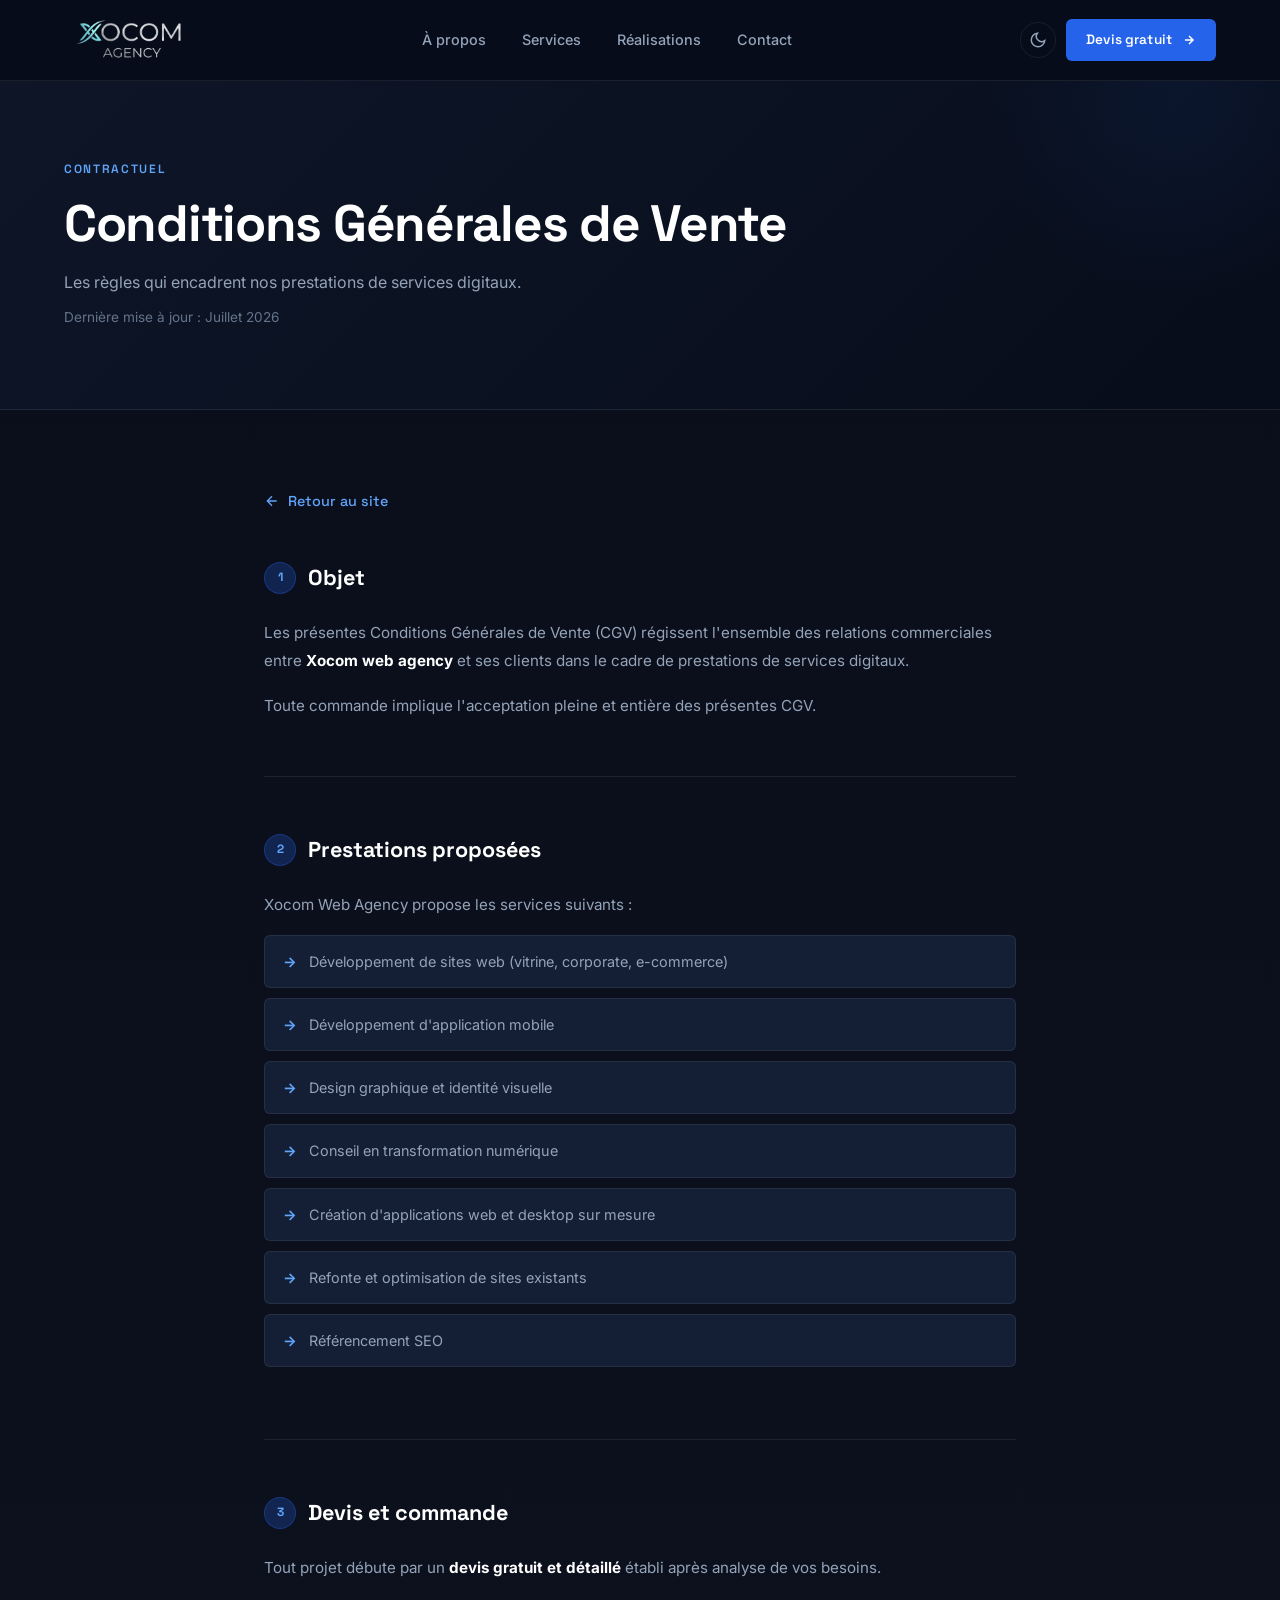
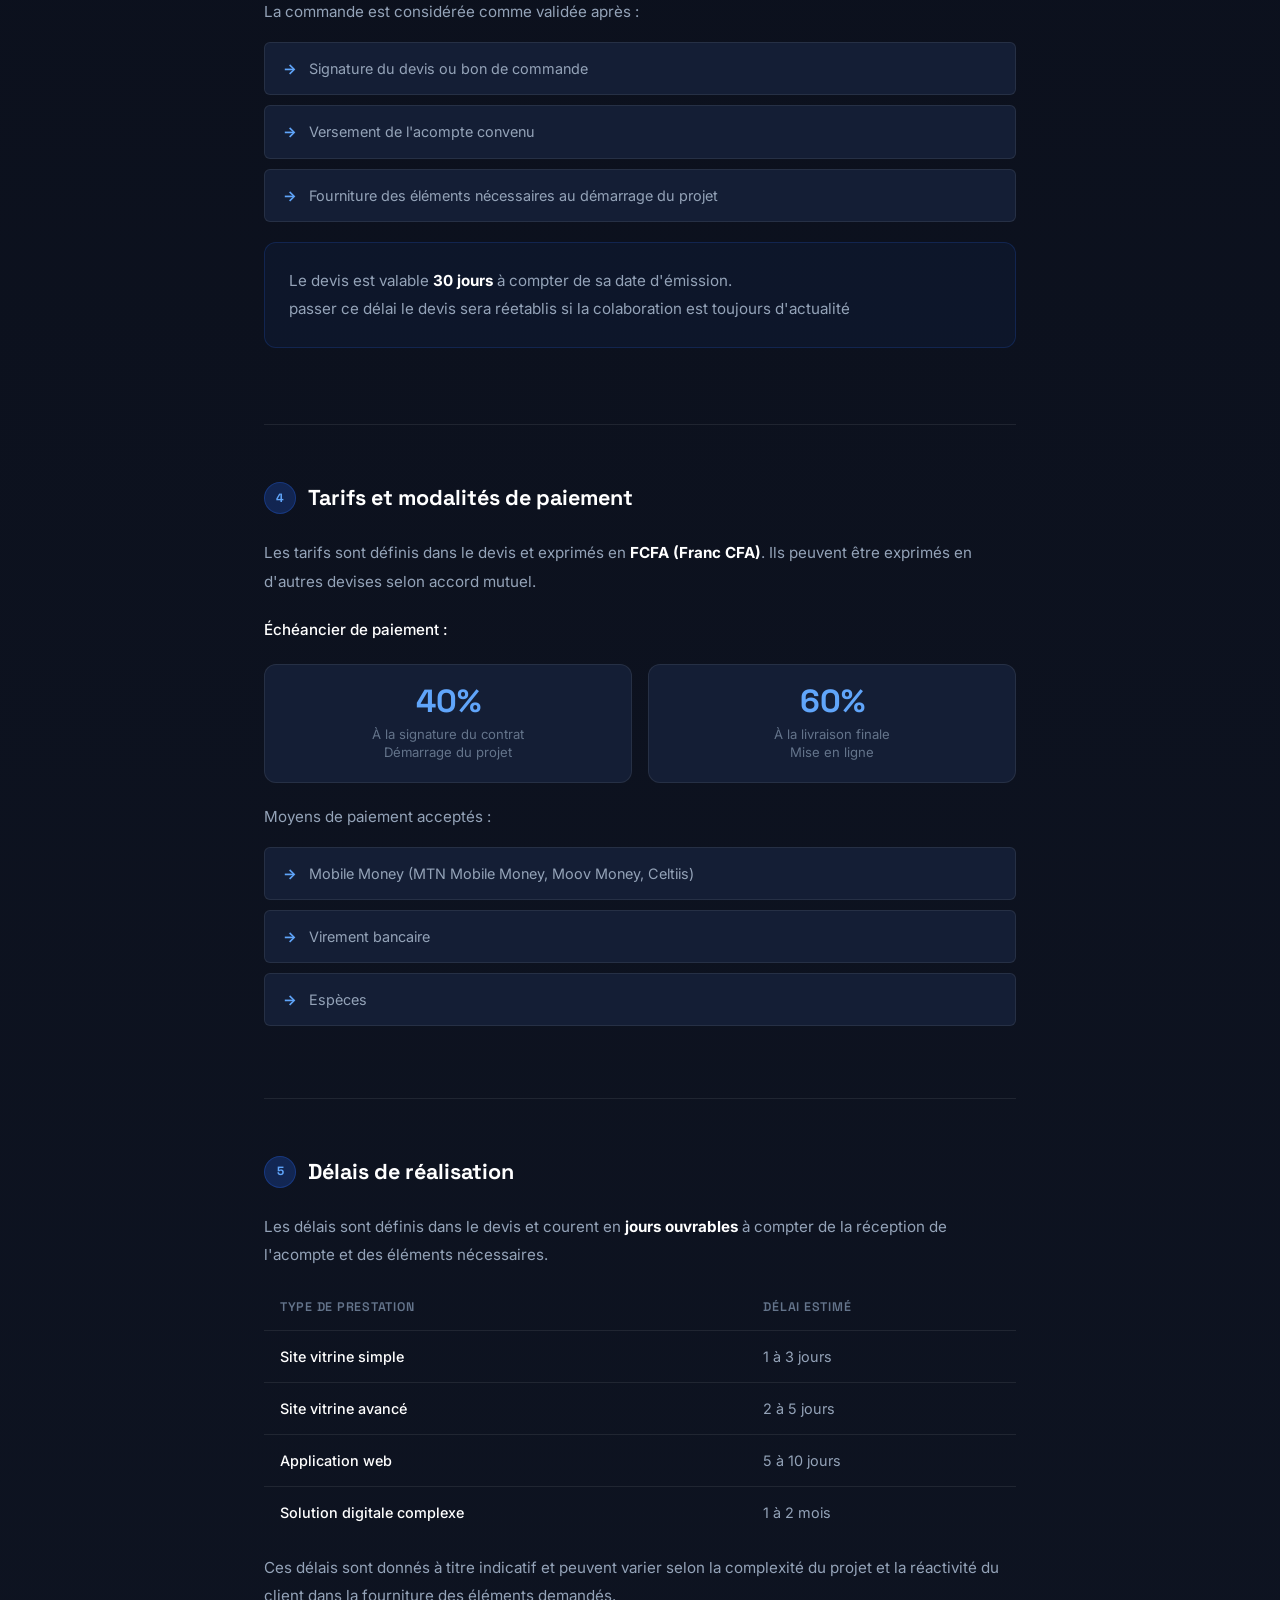
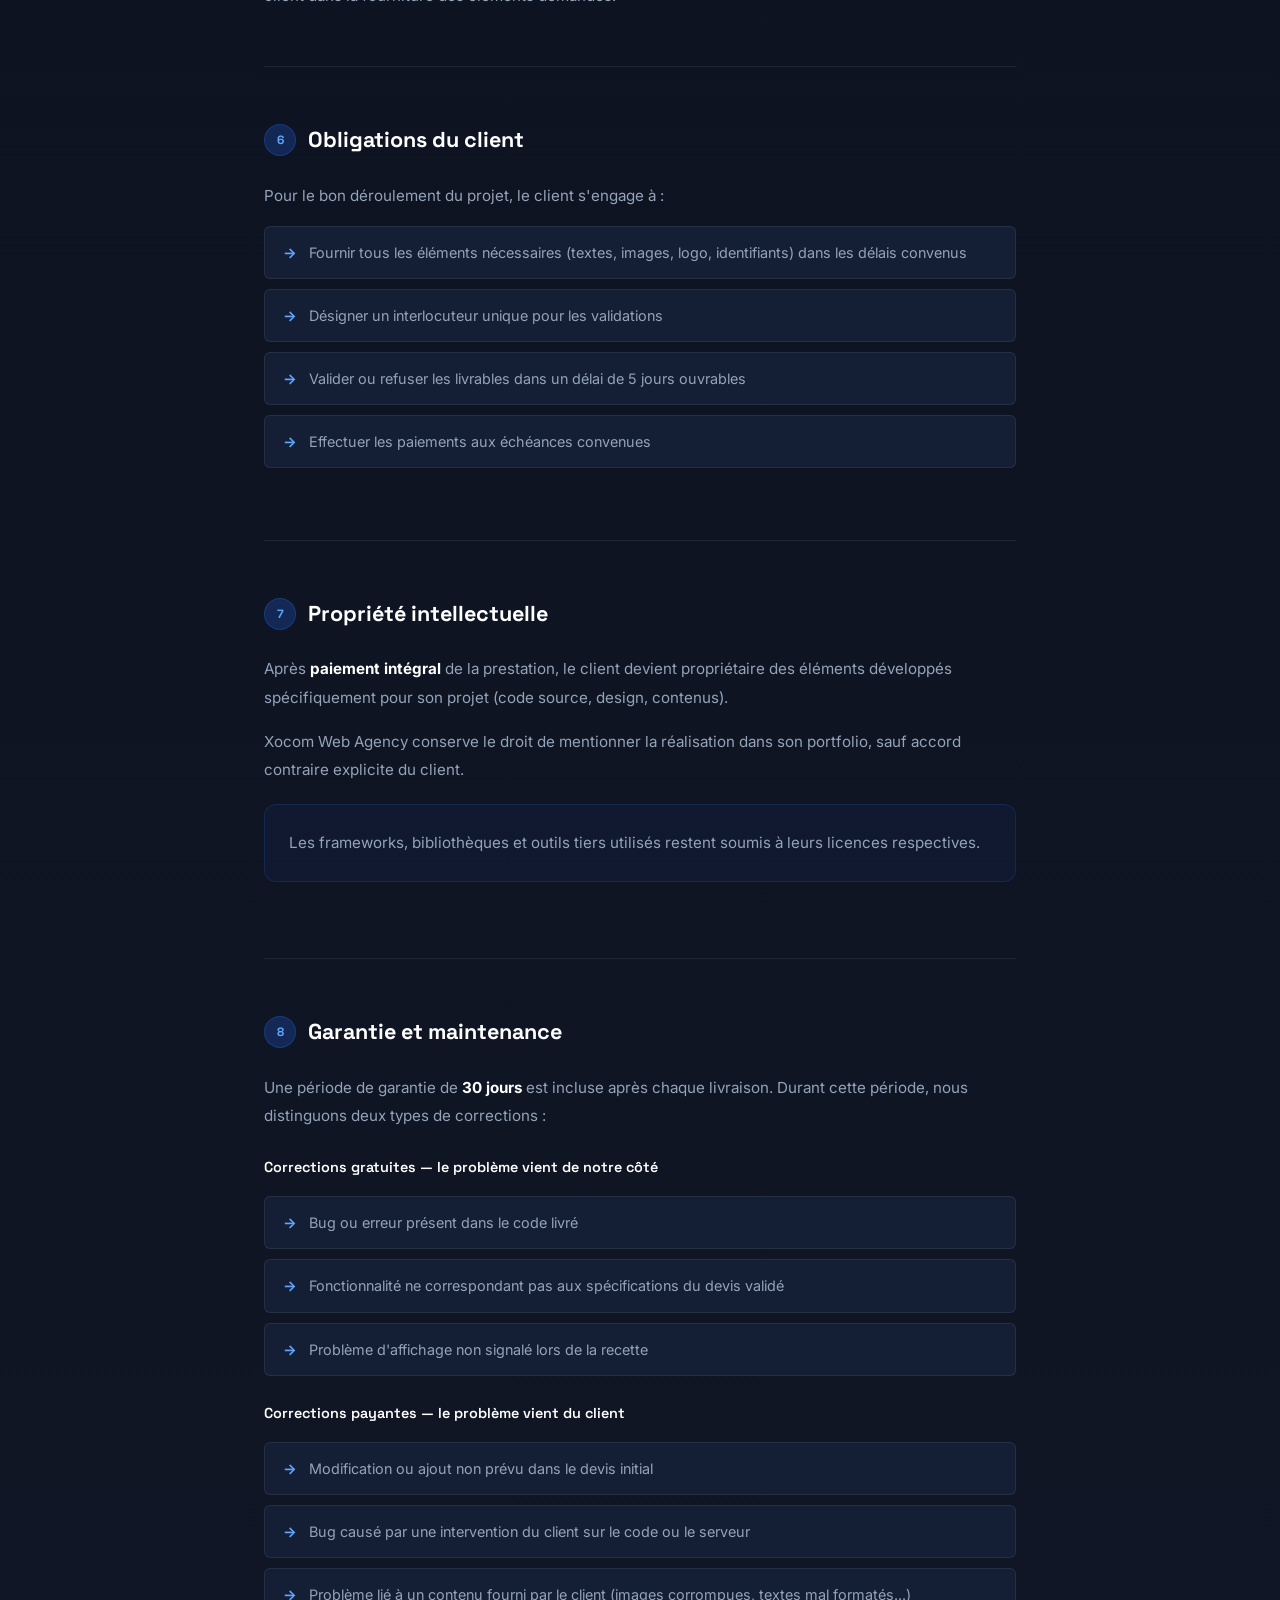
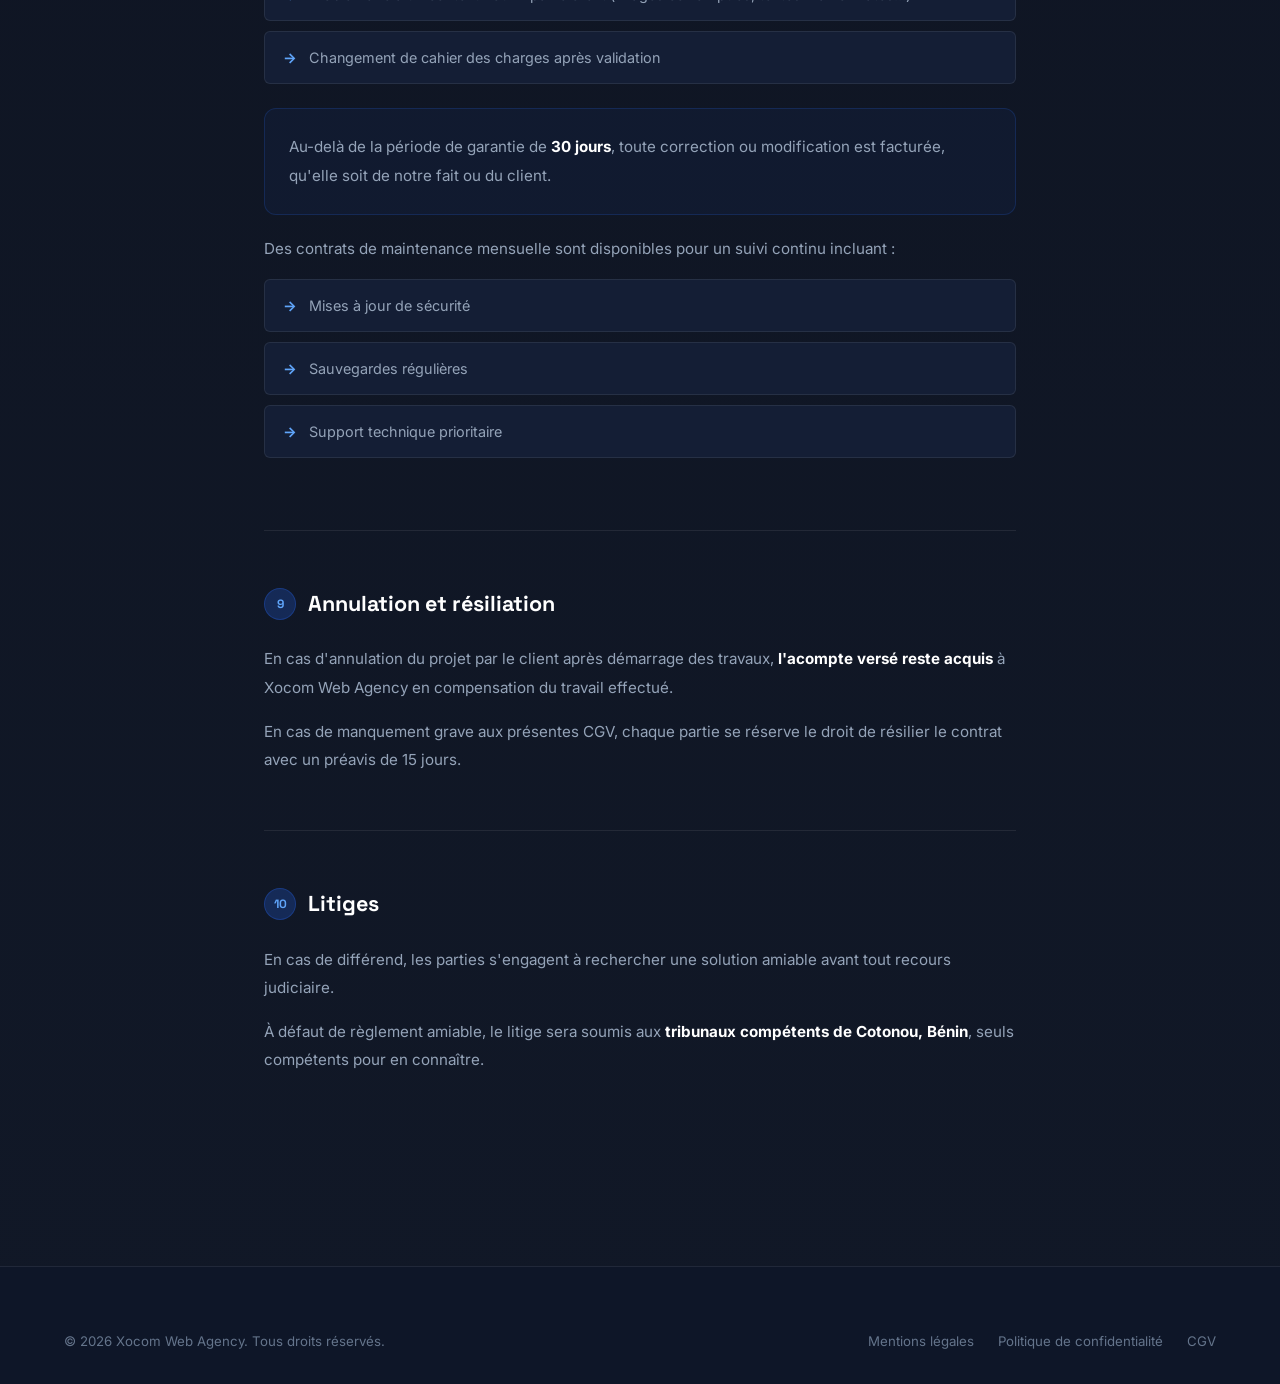
<file: cgv.html>
<!DOCTYPE html>
<html lang="fr">
<head>
  <meta charset="UTF-8" />
  <meta name="viewport" content="width=device-width, initial-scale=1.0" />
  <meta name="description" content="Conditions Générales de Vente de Xocom Web Agency — Prestations digitales au Bénin." />
  <title>CGV — Xocom Web Agency</title>
  <link rel="preconnect" href="https://fonts.googleapis.com" />
  <link rel="preconnect" href="https://fonts.gstatic.com" crossorigin />
  <link href="https://fonts.googleapis.com/css2?family=Space+Grotesk:wght@300;400;500;600;700&family=Inter:wght@300;400;500;600&display=swap" rel="stylesheet" />
  <link rel="stylesheet" href="style.css" />
  <link rel="icon" type="image/jpeg" href="./xocom_icon-removebg-preview.png">
  <style>
    .legal-hero {
      padding: 160px 0 80px;
      background: linear-gradient(135deg, var(--surface) 0%, var(--ink) 100%);
      border-bottom: 1px solid var(--border);
      position: relative;
      overflow: hidden;
    }
    .legal-hero::before {
      content: '';
      position: absolute;
      top: -100px; right: -100px;
      width: 400px; height: 400px;
      border-radius: 50%;
      background: radial-gradient(circle, rgba(37,99,235,0.08) 0%, transparent 70%);
    }
    .legal-hero .eyebrow { margin-bottom: 16px; display: block; }
    .legal-hero h1 { margin-bottom: 16px; }
    .legal-hero .date { font-size: 0.85rem; color: var(--muted); margin-top: 12px; }
    .legal-content { max-width: 800px; margin: 0 auto; padding: 80px 24px; }
    .legal-section { margin-bottom: 56px; padding-bottom: 56px; border-bottom: 1px solid var(--border); }
    .legal-section:last-child { border-bottom: none; }
    .legal-section h2 {
      font-family: var(--ff-display);
      font-size: 1.35rem;
      font-weight: 700;
      margin-bottom: 24px;
      color: var(--white);
      display: flex;
      align-items: center;
      gap: 12px;
    }
    .legal-section h2 .num {
      width: 32px; height: 32px;
      border-radius: 50%;
      background: var(--blue-glow);
      border: 1px solid rgba(37,99,235,0.3);
      display: flex; align-items: center; justify-content: center;
      font-size: 0.75rem; font-weight: 700;
      color: var(--blue-light);
      flex-shrink: 0;
    }
    .legal-section p { font-size: 0.95rem; color: var(--text-sub); line-height: 1.85; margin-bottom: 16px; }
    .legal-section p:last-child { margin-bottom: 0; }
    .data-list { display: flex; flex-direction: column; gap: 10px; margin: 16px 0; }
    .data-item {
      display: flex;
      align-items: flex-start;
      gap: 12px;
      padding: 14px 18px;
      background: var(--surface-2);
      border: 1px solid var(--border);
      border-radius: var(--radius-sm);
      font-size: 0.9rem;
      color: var(--text-sub);
    }
    .data-item::before { content: '→'; color: var(--blue-light); font-weight: 700; flex-shrink: 0; }
    .highlight-box {
      background: rgba(37,99,235,0.06);
      border: 1px solid rgba(37,99,235,0.2);
      border-radius: var(--radius-md);
      padding: 24px;
      margin: 20px 0;
    }
    .highlight-box p { margin-bottom: 0; }
    .payment-grid {
      display: grid;
      grid-template-columns: 1fr 1fr;
      gap: 16px;
      margin: 20px 0;
    }
    .payment-card {
      background: var(--surface-2);
      border: 1px solid var(--border);
      border-radius: var(--radius-md);
      padding: 20px;
      text-align: center;
    }
    .payment-card .p-num {
      font-family: var(--ff-display);
      font-size: 2rem;
      font-weight: 700;
      color: var(--blue-light);
      line-height: 1;
      margin-bottom: 8px;
    }
    .payment-card .p-label {
      font-size: 0.82rem;
      color: var(--muted);
      line-height: 1.4;
    }
    .delay-table { width: 100%; border-collapse: collapse; margin: 16px 0; }
    .delay-table th {
      text-align: left;
      padding: 12px 16px;
      font-family: var(--ff-display);
      font-size: 0.78rem;
      font-weight: 600;
      letter-spacing: 0.06em;
      text-transform: uppercase;
      color: var(--muted);
      border-bottom: 1px solid var(--border);
    }
    .delay-table td {
      padding: 14px 16px;
      font-size: 0.9rem;
      color: var(--text-sub);
      border-bottom: 1px solid var(--border);
    }
    .delay-table td:first-child { color: var(--white); font-weight: 500; }
    .delay-table tr:last-child td { border-bottom: none; }
    .back-link {
      display: inline-flex;
      align-items: center;
      gap: 8px;
      color: var(--blue-light);
      font-size: 0.9rem;
      font-weight: 500;
      font-family: var(--ff-display);
      transition: gap 0.3s ease;
      margin-bottom: 48px;
    }
    .back-link:hover { gap: 12px; }
    [data-theme="light"] .legal-hero { background: linear-gradient(135deg, #EEF2FF 0%, #F8FAFF 100%); }
    [data-theme="light"] .legal-section h2 { color: #0F172A; }
    [data-theme="light"] .data-item { background: #F1F5FF; }
    [data-theme="light"] .payment-card { background: #F1F5FF; }
    @media (max-width: 480px) {
      .payment-grid { grid-template-columns: 1fr; }
    }
  </style>
</head>
<body>
  <!-- NAV -->
  <nav class="nav scrolled" id="navbar">
    <div class="nav-inner">
      <a href="index.html" class="nav-logo">
        <img src="./WhatsApp_Image_2026-07-23_at_20.33.42-removebg-preview.png" class="logo" alt="logo Xocom Agency">
      </a>
      <ul class="nav-links">
        <li><a href="index.html#apropos">À propos</a></li>
        <li><a href="index.html#services">Services</a></li>
        <li><a href="index.html#realisations">Réalisations</a></li>
        <li><a href="index.html#contact">Contact</a></li>
      </ul>
      <div class="nav-cta">
        <button class="theme-toggle" id="themeToggle" title="Changer de thème">
          <svg class="icon-moon" width="18" height="18" viewBox="0 0 24 24" fill="none" stroke="currentColor" stroke-width="2"><path d="M21 12.79A9 9 0 1 1 11.21 3 7 7 0 0 0 21 12.79z"/></svg>
          <svg class="icon-sun" width="18" height="18" viewBox="0 0 24 24" fill="none" stroke="currentColor" stroke-width="2"><circle cx="12" cy="12" r="5"/><path d="M12 1v2M12 21v2M4.22 4.22l1.42 1.42M18.36 18.36l1.42 1.42M1 12h2M21 12h2M4.22 19.78l1.42-1.42M18.36 5.64l1.42-1.42"/></svg>
        </button>
        <a href="index.html#contact" class="btn btn-primary" style="padding:10px 20px;font-size:0.85rem;">
          Devis gratuit
          <svg width="14" height="14" viewBox="0 0 24 24" fill="none" stroke="currentColor" stroke-width="2.5"><path d="M5 12h14M12 5l7 7-7 7"/></svg>
        </a>
      </div>
      <div class="hamburger" id="hamburger" onclick="toggleMenu()">
        <span></span><span></span><span></span>
      </div>
    </div>
  </nav>

  <div class="mobile-menu" id="mobileMenu">
    <button class="mobile-close" onclick="toggleMenu()">✕</button>
    <a href="index.html#apropos" onclick="toggleMenu()">À propos</a>
    <a href="index.html#services" onclick="toggleMenu()">Services</a>
    <a href="index.html#realisations" onclick="toggleMenu()">Réalisations</a>
    <a href="index.html#contact" onclick="toggleMenu()">Contact</a>
    <a href="index.html#contact" onclick="toggleMenu()" class="btn btn-primary" style="margin-top:16px;">Demander un devis</a>
  </div>

  <!-- HERO -->
  <div class="legal-hero">
    <div class="container">
      <span class="eyebrow">Contractuel</span>
      <h1 class="display-lg">Conditions Générales de Vente</h1>
      <p class="body-md">Les règles qui encadrent nos prestations de services digitaux.</p>
      <p class="date">Dernière mise à jour : Juillet 2026</p>
    </div>
  </div>

  <!-- CONTENT -->
  <div class="legal-content">
    <a href="index.html" class="back-link">
      <svg width="16" height="16" viewBox="0 0 24 24" fill="none" stroke="currentColor" stroke-width="2"><path d="M19 12H5M12 5l-7 7 7 7"/></svg>
      Retour au site
    </a>

    <div class="legal-section">
      <h2><span class="num">1</span> Objet</h2>
      <p>Les présentes Conditions Générales de Vente (CGV) régissent l'ensemble des relations 
      commerciales entre <strong style="color:var(--white)">Xocom web agency</strong> et ses 
      clients dans le cadre de prestations de services digitaux.</p>
      <p>Toute commande implique l'acceptation pleine et entière des présentes CGV.</p>
    </div>

    <div class="legal-section">
      <h2><span class="num">2</span> Prestations proposées</h2>
      <p>Xocom Web Agency propose les services suivants :</p>
      <div class="data-list">
        <div class="data-item">Développement de sites web (vitrine, corporate, e-commerce)</div>
        <div class="data-item">Développement d'application mobile</div>
        <div class="data-item">Design graphique et identité visuelle</div>
        <div class="data-item">Conseil en transformation numérique</div>
        <div class="data-item">Création d'applications web et desktop sur mesure</div>
        <div class="data-item">Refonte et optimisation de sites existants</div>
        <div class="data-item">Référencement SEO</div>
      </div>
    </div>

    <div class="legal-section">
      <h2><span class="num">3</span> Devis et commande</h2>
      <p>Tout projet débute par un <strong style="color:var(--white)">devis gratuit et détaillé</strong> établi après analyse de vos besoins.</p>
      <p>La commande est considérée comme validée après :</p>
      <div class="data-list">
        <div class="data-item">Signature du devis ou bon de commande</div>
        <div class="data-item">Versement de l'acompte convenu</div>
        <div class="data-item">Fourniture des éléments nécessaires au démarrage du projet</div>
      </div>
      <div class="highlight-box">
        <p>Le devis est valable <strong style="color:var(--white)">30 jours</strong> à compter de sa 
          date d'émission. <br> passer ce délai le devis sera réetablis si la colaboration est toujours d'actualité</p>
      </div>
    </div>

    <div class="legal-section">
      <h2><span class="num">4</span> Tarifs et modalités de paiement</h2>
      <p>Les tarifs sont définis dans le devis et exprimés en <strong style="color:var(--white)">FCFA (Franc CFA)</strong>. Ils peuvent être exprimés en d'autres devises selon accord mutuel.</p>

      <p style="margin-top:20px; margin-bottom:12px; font-weight:500; color:var(--white);">Échéancier de paiement :</p>
      <div class="payment-grid">
        <div class="payment-card">
          <div class="p-num">40%</div>
          <div class="p-label">À la signature du contrat<br/>Démarrage du projet</div>
        </div>
        <div class="payment-card">
          <div class="p-num">60%</div>
          <div class="p-label">À la livraison finale<br/>Mise en ligne</div>
        </div>
      </div>

      <p style="margin-top:20px;">Moyens de paiement acceptés :</p>
      <div class="data-list">
        <div class="data-item">Mobile Money (MTN Mobile Money, Moov Money, Celtiis)</div>
        <div class="data-item">Virement bancaire</div>
        <div class="data-item">Espèces</div>
      </div>
    </div>

    <div class="legal-section">
      <h2><span class="num">5</span> Délais de réalisation</h2>
      <p>Les délais sont définis dans le devis et courent en <strong style="color:var(--white)">jours ouvrables</strong> à compter de la réception de l'acompte et des éléments nécessaires.</p>
      <table class="delay-table">
        <tr>
          <th>Type de prestation</th>
          <th>Délai estimé</th>
        </tr>
        <tr>
          <td>Site vitrine simple</td>
          <td>1 à 3 jours</td>
        </tr>
        <tr>
          <td>Site vitrine avancé</td>
          <td>2 à 5 jours</td>
        </tr>
        <tr>
          <td>Application web</td>
          <td>5 à 10 jours</td>
        </tr>
        <tr>
          <td>Solution digitale complexe</td>
          <td>1 à 2 mois</td>
        </tr>
      </table>
      <p>Ces délais sont donnés à titre indicatif et peuvent varier selon la complexité du projet et la réactivité du client dans la fourniture des éléments demandés.</p>
    </div>

    <div class="legal-section">
      <h2><span class="num">6</span> Obligations du client</h2>
      <p>Pour le bon déroulement du projet, le client s'engage à :</p>
      <div class="data-list">
        <div class="data-item">Fournir tous les éléments nécessaires (textes, images, logo, identifiants) dans les délais convenus</div>
        <div class="data-item">Désigner un interlocuteur unique pour les validations</div>
        <div class="data-item">Valider ou refuser les livrables dans un délai de 5 jours ouvrables</div>
        <div class="data-item">Effectuer les paiements aux échéances convenues</div>
      </div>
    </div>

    <div class="legal-section">
      <h2><span class="num">7</span> Propriété intellectuelle</h2>
      <p>Après <strong style="color:var(--white)">paiement intégral</strong> de la prestation, le client devient propriétaire des éléments développés spécifiquement pour son projet (code source, design, contenus).</p>
      <p>Xocom Web Agency conserve le droit de mentionner la réalisation dans son portfolio, sauf accord contraire explicite du client.</p>
      <div class="highlight-box">
        <p>Les frameworks, bibliothèques et outils tiers utilisés restent soumis à leurs licences respectives.</p>
      </div>
    </div>

    <div class="legal-section">
      <h2><span class="num">8</span> Garantie et maintenance</h2>
      <p>Une période de garantie de <strong style="color:var(--white)">30 jours</strong> est incluse après chaque livraison. Durant cette période, nous distinguons deux types de corrections :</p>

      <!-- Corrections gratuites -->
      <p style="margin-top:24px; font-family:var(--ff-display); font-weight:600; color:#ffffff; font-size:0.9rem; display:flex; align-items:center; gap:8px;">
        Corrections gratuites — le problème vient de notre côté
      </p>
      <div class="data-list">
        <div class="data-item">Bug ou erreur présent dans le code livré</div>
        <div class="data-item">Fonctionnalité ne correspondant pas aux spécifications du devis validé</div>
        <div class="data-item">Problème d'affichage non signalé lors de la recette</div>
      </div>

      <!-- Corrections payantes -->
      <p style="margin-top:24px; font-family:var(--ff-display); font-weight:600; color:#ffffff; font-size:0.9rem; display:flex; align-items:center; gap:8px;">
        Corrections payantes — le problème vient du client
      </p>
      <div class="data-list">
        <div class="data-item">Modification ou ajout non prévu dans le devis initial</div>
        <div class="data-item">Bug causé par une intervention du client sur le code ou le serveur</div>
        <div class="data-item">Problème lié à un contenu fourni par le client (images corrompues, textes mal formatés...)</div>
        <div class="data-item">Changement de cahier des charges après validation</div>
      </div>

      <div class="highlight-box" style="margin-top:24px;">
        <p>Au-delà de la période de garantie de <strong style="color:var(--white)">30 jours</strong>, toute correction ou modification est facturée, qu'elle soit de notre fait ou du client.</p>
      </div>

      <p style="margin-top:20px;">Des contrats de maintenance mensuelle sont disponibles pour un suivi continu incluant :</p>
      <div class="data-list">
        <div class="data-item">Mises à jour de sécurité</div>
        <div class="data-item">Sauvegardes régulières</div>
        <div class="data-item">Support technique prioritaire</div>
      </div>
    </div>


    <div class="legal-section">
      <h2><span class="num">9</span> Annulation et résiliation</h2>
      <p>En cas d'annulation du projet par le client après démarrage des travaux, <strong style="color:var(--white)">l'acompte versé reste acquis</strong> à Xocom Web Agency en compensation du travail effectué.</p>
      <p>En cas de manquement grave aux présentes CGV, chaque partie se réserve le droit de résilier le contrat avec un préavis de 15 jours.</p>
    </div>

    <div class="legal-section">
      <h2><span class="num">10</span> Litiges</h2>
      <p>En cas de différend, les parties s'engagent à rechercher une solution amiable avant tout recours judiciaire.</p>
      <p>À défaut de règlement amiable, le litige sera soumis aux <strong style="color:var(--white)">tribunaux compétents de Cotonou, Bénin</strong>, seuls compétents pour en connaître.</p>
    </div>
  </div>

  <!-- FOOTER -->
  <footer class="footer">
    <div class="container">
      <div class="footer-bottom" style="border-top:none;padding-top:0;">
        <p>© 2026 Xocom Web Agency. Tous droits réservés.</p>
        <div class="footer-bottom-links">
          <a href="mentions-legales.html">Mentions légales</a>
          <a href="politique-confidentialite.html">Politique de confidentialité</a>
          <a href="cgv.html">CGV</a>
        </div>
      </div>
    </div>
  </footer>

  <script>
    const html = document.documentElement;
    const themeToggle = document.getElementById('themeToggle');
    const saved = localStorage.getItem('xocom-theme');
    if (saved) html.dataset.theme = saved;
    if (themeToggle) themeToggle.addEventListener('click', () => {
      html.dataset.theme = html.dataset.theme === 'light' ? '' : 'light';
      localStorage.setItem('xocom-theme', html.dataset.theme);
    });
    function toggleMenu() {
      const m = document.getElementById('mobileMenu');
      m.classList.toggle('open');
      document.body.style.overflow = m.classList.contains('open') ? 'hidden' : '';
    }
  </script>
</body>
</html>
</file>
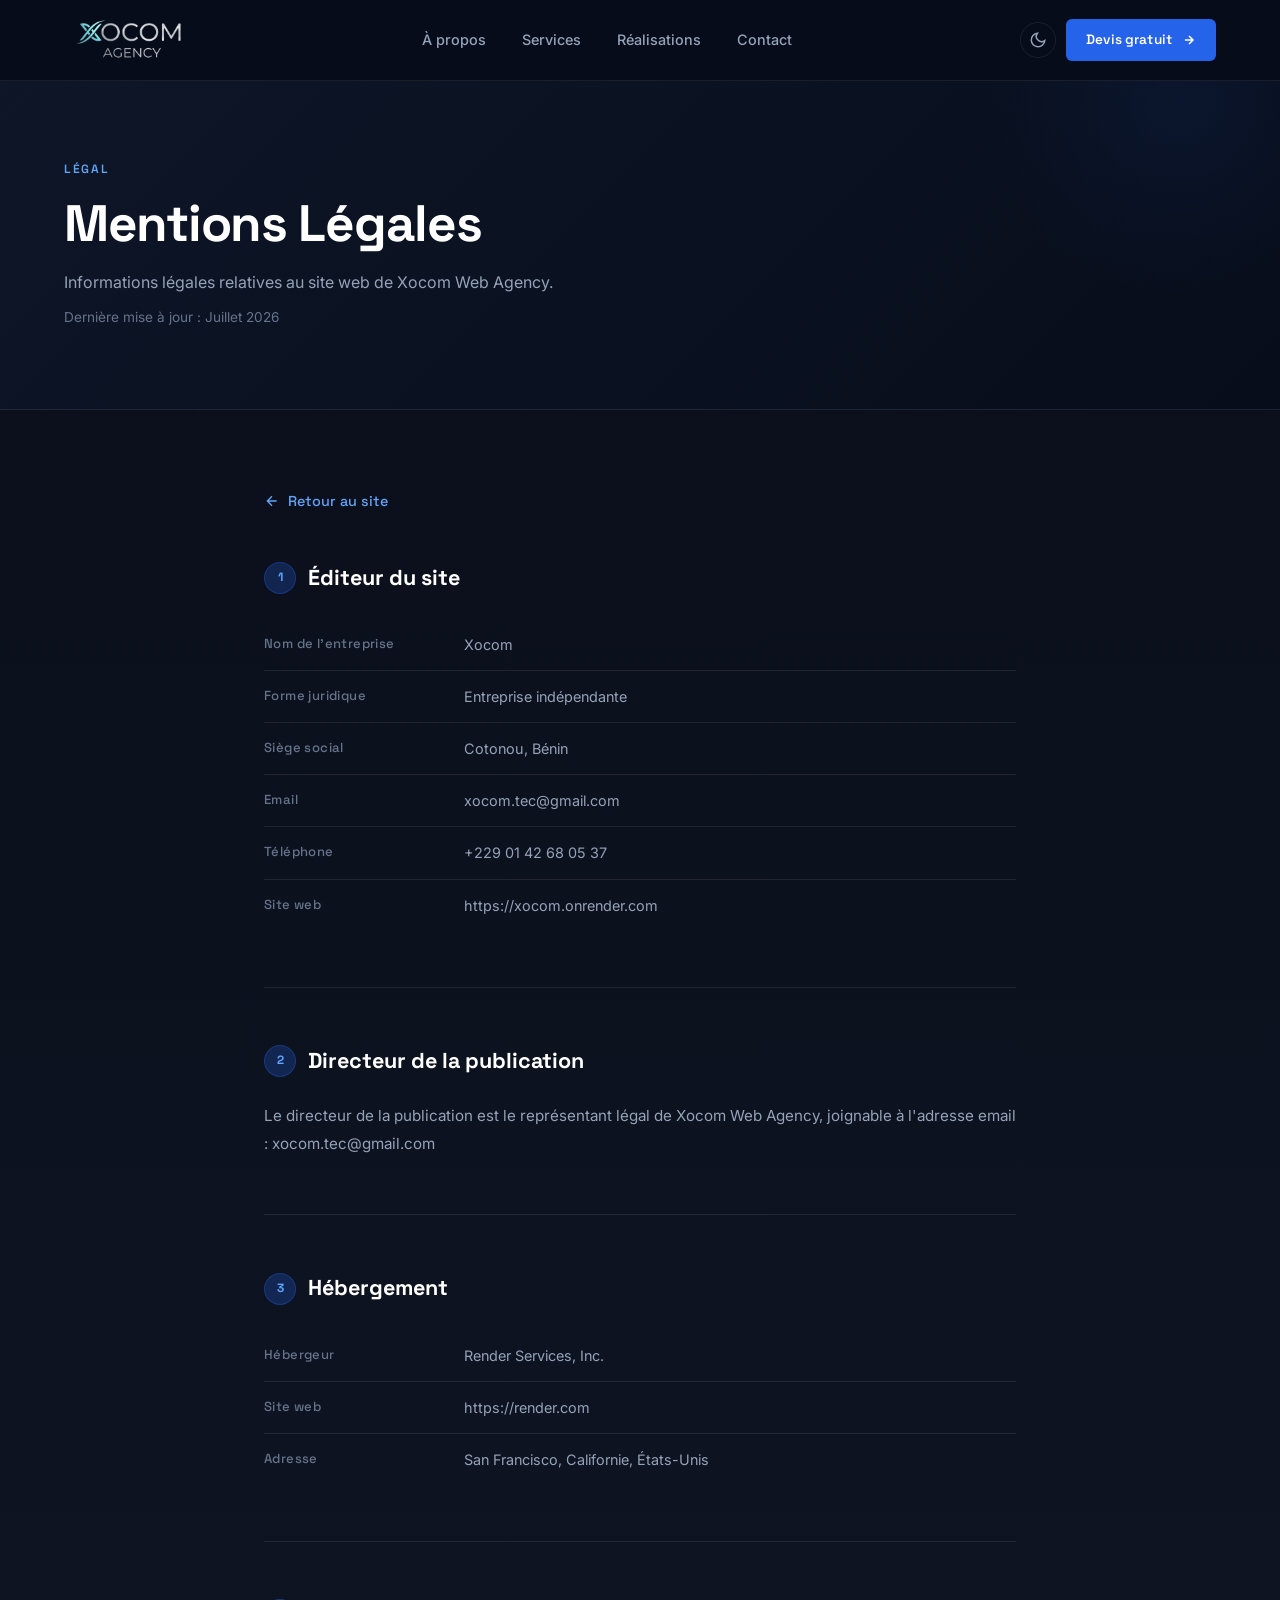
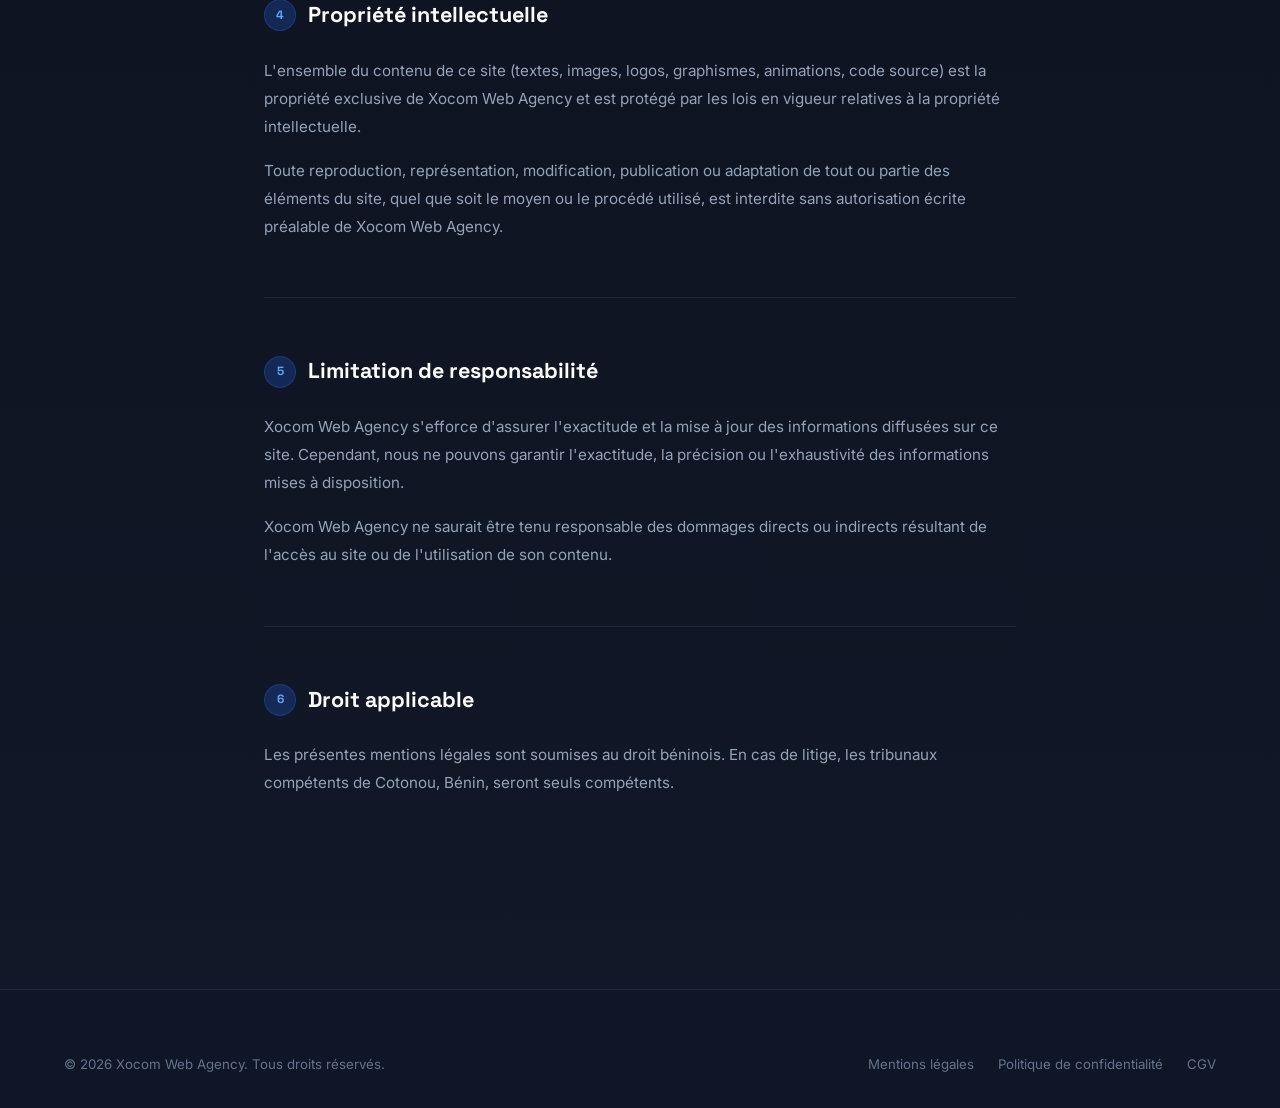
<file: mentions-legales.html>
<!DOCTYPE html>
<html lang="fr">
<head>
  <meta charset="UTF-8" />
  <meta name="viewport" content="width=device-width, initial-scale=1.0" />
  <meta name="description" content="Mentions légales de Xocom Web Agency — Agence digitale basée à Cotonou, Bénin." />
  <title>Mentions Légales — Xocom Web Agency</title>
  <link rel="preconnect" href="https://fonts.googleapis.com" />
  <link rel="preconnect" href="https://fonts.gstatic.com" crossorigin />
  <link href="https://fonts.googleapis.com/css2?family=Space+Grotesk:wght@300;400;500;600;700&family=Inter:wght@300;400;500;600&display=swap" rel="stylesheet" />
  <link rel="stylesheet" href="style.css" />
  <link rel="icon" type="image/jpeg" href="./xocom_icon-removebg-preview.png">
  <style>
    .legal-hero {
      padding: 160px 0 80px;
      background: linear-gradient(135deg, var(--surface) 0%, var(--ink) 100%);
      border-bottom: 1px solid var(--border);
      position: relative;
      overflow: hidden;
    }
    .legal-hero::before {
      content: '';
      position: absolute;
      top: -100px; right: -100px;
      width: 400px; height: 400px;
      border-radius: 50%;
      background: radial-gradient(circle, rgba(37,99,235,0.08) 0%, transparent 70%);
    }
    .legal-hero .eyebrow { margin-bottom: 16px; display: block; }
    .legal-hero h1 { margin-bottom: 16px; }
    .legal-hero .date {
      font-size: 0.85rem;
      color: var(--muted);
      margin-top: 12px;
    }
    .legal-content {
      max-width: 800px;
      margin: 0 auto;
      padding: 80px 24px;
    }
    .legal-section {
      margin-bottom: 56px;
      padding-bottom: 56px;
      border-bottom: 1px solid var(--border);
    }
    .legal-section:last-child {
      border-bottom: none;
    }
    .legal-section h2 {
      font-family: var(--ff-display);
      font-size: 1.35rem;
      font-weight: 700;
      margin-bottom: 24px;
      color: var(--white);
      display: flex;
      align-items: center;
      gap: 12px;
    }
    .legal-section h2 .num {
      width: 32px; height: 32px;
      border-radius: 50%;
      background: var(--blue-glow);
      border: 1px solid rgba(37,99,235,0.3);
      display: flex; align-items: center; justify-content: center;
      font-size: 0.75rem;
      font-weight: 700;
      color: var(--blue-light);
      flex-shrink: 0;
    }
    .legal-section p {
      font-size: 0.95rem;
      color: var(--text-sub);
      line-height: 1.85;
      margin-bottom: 16px;
    }
    .legal-section p:last-child { margin-bottom: 0; }
    .legal-table {
      width: 100%;
      border-collapse: collapse;
      margin-top: 8px;
    }
    .legal-table tr {
      border-bottom: 1px solid var(--border);
    }
    .legal-table tr:last-child { border-bottom: none; }
    .legal-table td {
      padding: 14px 0;
      font-size: 0.9rem;
      vertical-align: top;
    }
    .legal-table td:first-child {
      color: var(--muted);
      font-weight: 500;
      width: 200px;
      font-family: var(--ff-display);
      font-size: 0.82rem;
      letter-spacing: 0.03em;
    }
    .legal-table td:last-child { color: var(--text-sub); }
    .back-link {
      display: inline-flex;
      align-items: center;
      gap: 8px;
      color: var(--blue-light);
      font-size: 0.9rem;
      font-weight: 500;
      font-family: var(--ff-display);
      transition: gap 0.3s ease;
      margin-bottom: 48px;
    }
    .back-link:hover { gap: 12px; }
    [data-theme="light"] .legal-hero {
      background: linear-gradient(135deg, #EEF2FF 0%, #F8FAFF 100%);
    }
  </style>
</head>
<body>
  <!-- NAV -->
  <nav class="nav scrolled" id="navbar">
    <div class="nav-inner">
      <a href="index.html" class="nav-logo">
        <img src="./WhatsApp_Image_2026-07-23_at_20.33.42-removebg-preview.png" class="logo" alt="logo Xocom Agency">
      </a>
      <ul class="nav-links">
        <li><a href="index.html#apropos">À propos</a></li>
        <li><a href="index.html#services">Services</a></li>
        <li><a href="index.html#realisations">Réalisations</a></li>
        <li><a href="index.html#contact">Contact</a></li>
      </ul>
      <div class="nav-cta">
        <button class="theme-toggle" id="themeToggle" title="Changer de thème">
          <svg class="icon-moon" width="18" height="18" viewBox="0 0 24 24" fill="none" stroke="currentColor" stroke-width="2"><path d="M21 12.79A9 9 0 1 1 11.21 3 7 7 0 0 0 21 12.79z"/></svg>
          <svg class="icon-sun" width="18" height="18" viewBox="0 0 24 24" fill="none" stroke="currentColor" stroke-width="2"><circle cx="12" cy="12" r="5"/><path d="M12 1v2M12 21v2M4.22 4.22l1.42 1.42M18.36 18.36l1.42 1.42M1 12h2M21 12h2M4.22 19.78l1.42-1.42M18.36 5.64l1.42-1.42"/></svg>
        </button>
        <a href="index.html#contact" class="btn btn-primary" style="padding:10px 20px;font-size:0.85rem;">
          Devis gratuit
          <svg width="14" height="14" viewBox="0 0 24 24" fill="none" stroke="currentColor" stroke-width="2.5"><path d="M5 12h14M12 5l7 7-7 7"/></svg>
        </a>
      </div>
      <div class="hamburger" id="hamburger" onclick="toggleMenu()">
        <span></span><span></span><span></span>
      </div>
    </div>
  </nav>

  <!-- Mobile Menu -->
  <div class="mobile-menu" id="mobileMenu">
    <button class="mobile-close" onclick="toggleMenu()">✕</button>
    <a href="index.html#apropos" onclick="toggleMenu()">À propos</a>
    <a href="index.html#services" onclick="toggleMenu()">Services</a>
    <a href="index.html#realisations" onclick="toggleMenu()">Réalisations</a>
    <a href="index.html#contact" onclick="toggleMenu()">Contact</a>
    <a href="index.html#contact" onclick="toggleMenu()" class="btn btn-primary" style="margin-top:16px;">Demander un devis</a>
  </div>

  <!-- HERO -->
  <div class="legal-hero">
    <div class="container">
      <span class="eyebrow">Légal</span>
      <h1 class="display-lg">Mentions Légales</h1>
      <p class="body-md">Informations légales relatives au site web de Xocom Web Agency.</p>
      <p class="date">Dernière mise à jour : Juillet 2026</p>
    </div>
  </div>

  <!-- CONTENT -->
  <div class="legal-content">
    <a href="index.html" class="back-link">
      <svg width="16" height="16" viewBox="0 0 24 24" fill="none" stroke="currentColor" stroke-width="2"><path d="M19 12H5M12 5l-7 7 7 7"/></svg>
      Retour au site
    </a>

    <div class="legal-section">
      <h2><span class="num">1</span> Éditeur du site</h2>
      <table class="legal-table">
        <tr><td>Nom de l'entreprise</td><td>Xocom</td></tr>
        <tr><td>Forme juridique</td><td>Entreprise indépendante</td></tr>
        <tr><td>Siège social</td><td>Cotonou, Bénin</td></tr>
        <tr><td>Email</td><td>xocom.tec@gmail.com</td></tr>
        <tr><td>Téléphone</td><td>+229 01 42 68 05 37</td></tr>
        <tr><td>Site web</td><td>https://xocom.onrender.com</td></tr>
      </table>
    </div>

    <div class="legal-section">
      <h2><span class="num">2</span> Directeur de la publication</h2>
      <p>Le directeur de la publication est le représentant légal de Xocom Web Agency, joignable à l'adresse email : xocom.tec@gmail.com</p>
    </div>

    <div class="legal-section">
      <h2><span class="num">3</span> Hébergement</h2>
      <table class="legal-table">
        <tr><td>Hébergeur</td><td>Render Services, Inc.</td></tr>
        <tr><td>Site web</td><td>https://render.com</td></tr>
        <tr><td>Adresse</td><td>San Francisco, Californie, États-Unis</td></tr>
      </table>
    </div>

    <div class="legal-section">
      <h2><span class="num">4</span> Propriété intellectuelle</h2>
      <p>L'ensemble du contenu de ce site (textes, images, logos, graphismes, animations, code source) est la propriété exclusive de Xocom Web Agency et est protégé par les lois en vigueur relatives à la propriété intellectuelle.</p>
      <p>Toute reproduction, représentation, modification, publication ou adaptation de tout ou partie des éléments du site, quel que soit le moyen ou le procédé utilisé, est interdite sans autorisation écrite préalable de Xocom Web Agency.</p>
    </div>

    <div class="legal-section">
      <h2><span class="num">5</span> Limitation de responsabilité</h2>
      <p>Xocom Web Agency s'efforce d'assurer l'exactitude et la mise à jour des informations diffusées sur ce site. Cependant, nous ne pouvons garantir l'exactitude, la précision ou l'exhaustivité des informations mises à disposition.</p>
      <p>Xocom Web Agency ne saurait être tenu responsable des dommages directs ou indirects résultant de l'accès au site ou de l'utilisation de son contenu.</p>
    </div>

    <div class="legal-section">
      <h2><span class="num">6</span> Droit applicable</h2>
      <p>Les présentes mentions légales sont soumises au droit béninois. En cas de litige, les tribunaux compétents de Cotonou, Bénin, seront seuls compétents.</p>
    </div>
  </div>

  <!-- FOOTER -->
  <footer class="footer">
    <div class="container">
      <div class="footer-bottom" style="border-top:none; padding-top:0;">
        <p>© 2026 Xocom Web Agency. Tous droits réservés.</p>
        <div class="footer-bottom-links">
          <a href="mentions-legales.html">Mentions légales</a>
          <a href="politique-confidentialite.html">Politique de confidentialité</a>
          <a href="cgv.html">CGV</a>
        </div>
      </div>
    </div>
  </footer>

  <script>
    // Theme toggle
    const html = document.documentElement;
    const themeToggle = document.getElementById('themeToggle');
    const saved = localStorage.getItem('xocom-theme');
    if (saved) html.dataset.theme = saved;
    if (themeToggle) themeToggle.addEventListener('click', () => {
      html.dataset.theme = html.dataset.theme === 'light' ? '' : 'light';
      localStorage.setItem('xocom-theme', html.dataset.theme);
    });
    function toggleMenu() {
      const m = document.getElementById('mobileMenu');
      m.classList.toggle('open');
      document.body.style.overflow = m.classList.contains('open') ? 'hidden' : '';
    }
  </script>
</body>
</html>
</file>
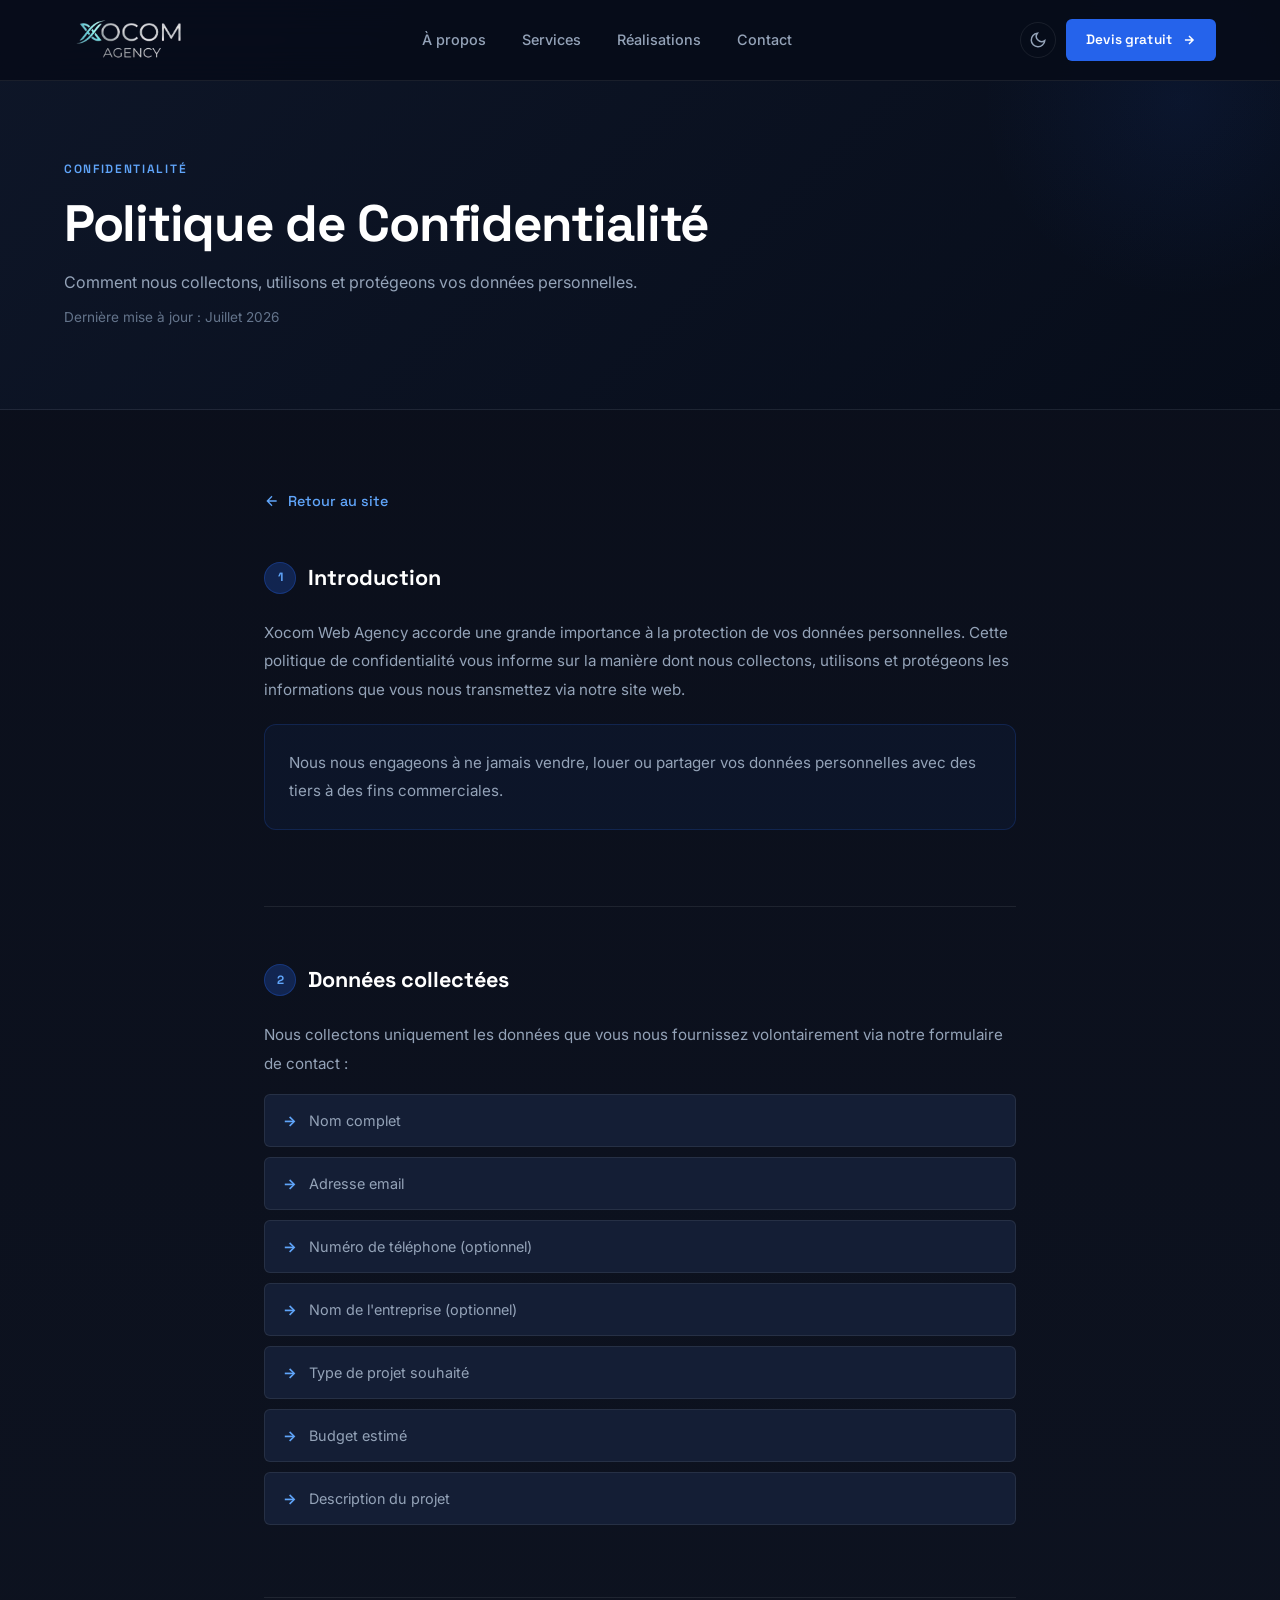
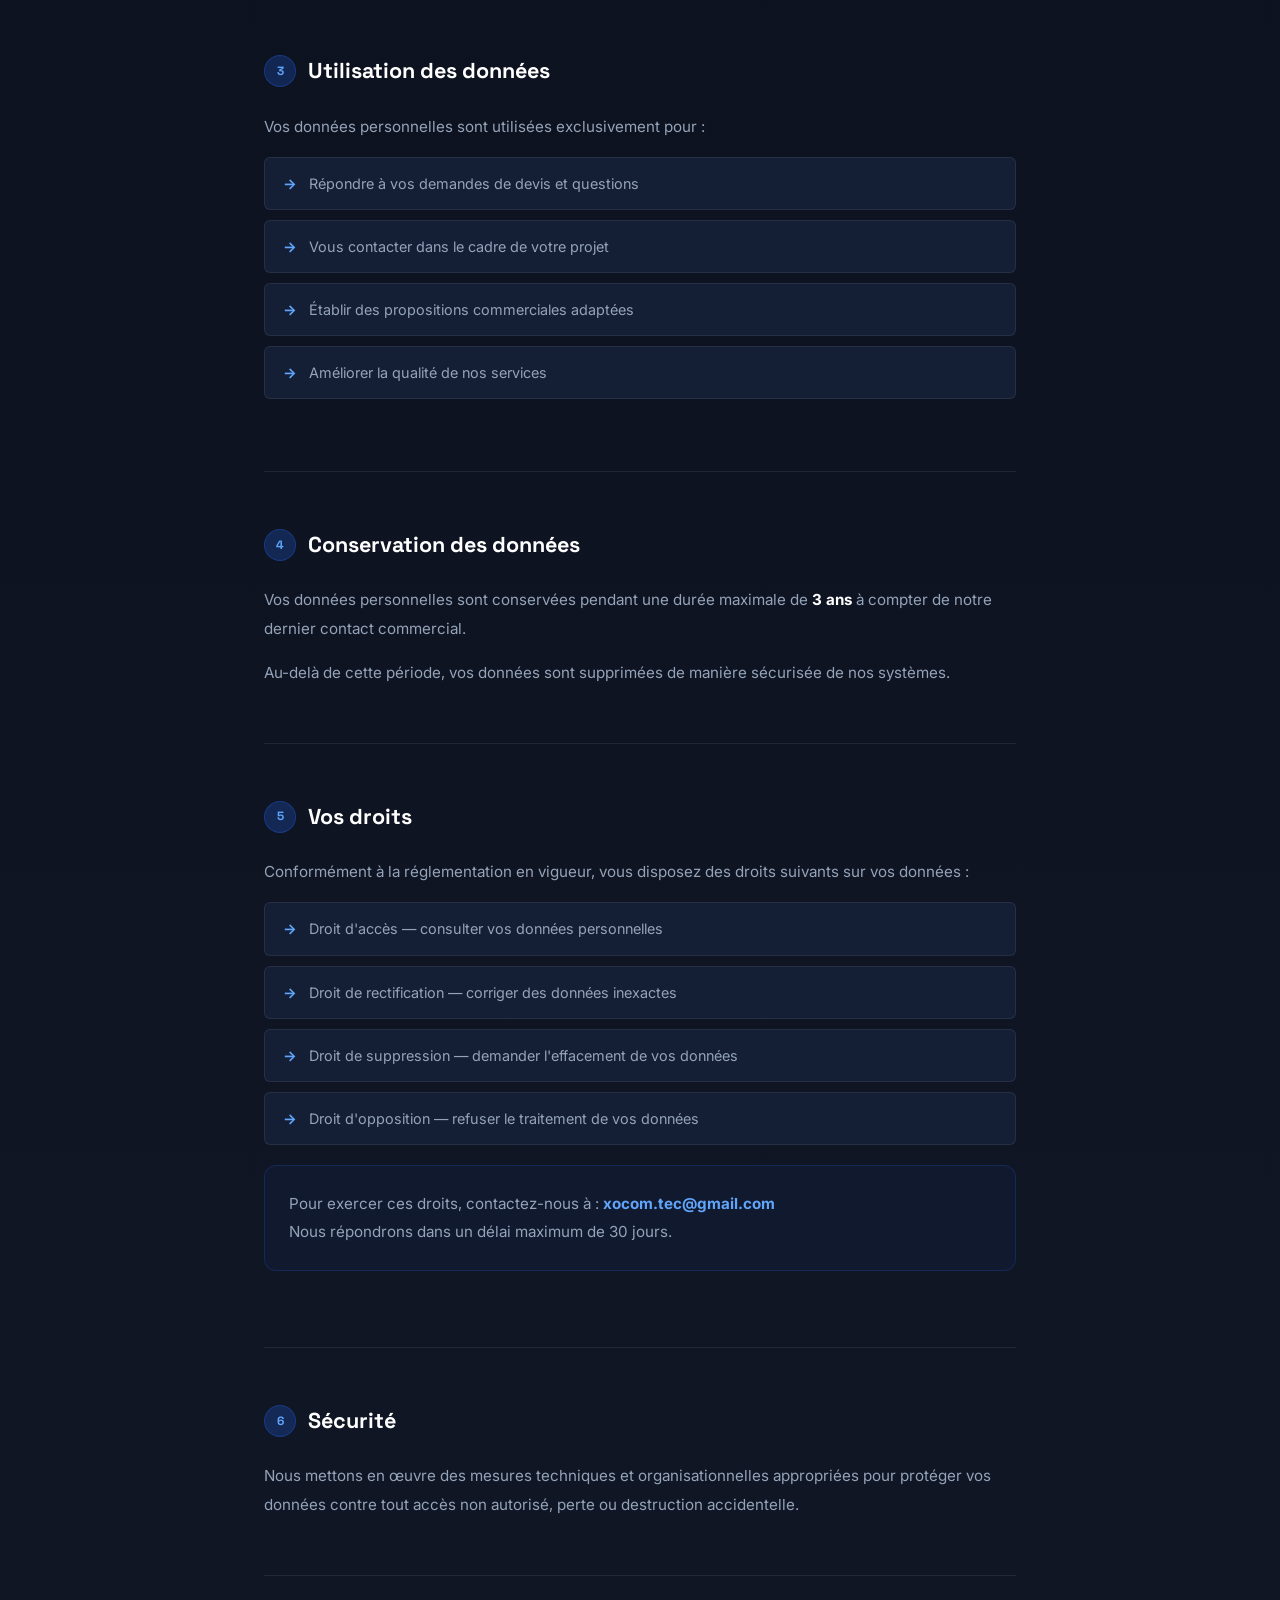
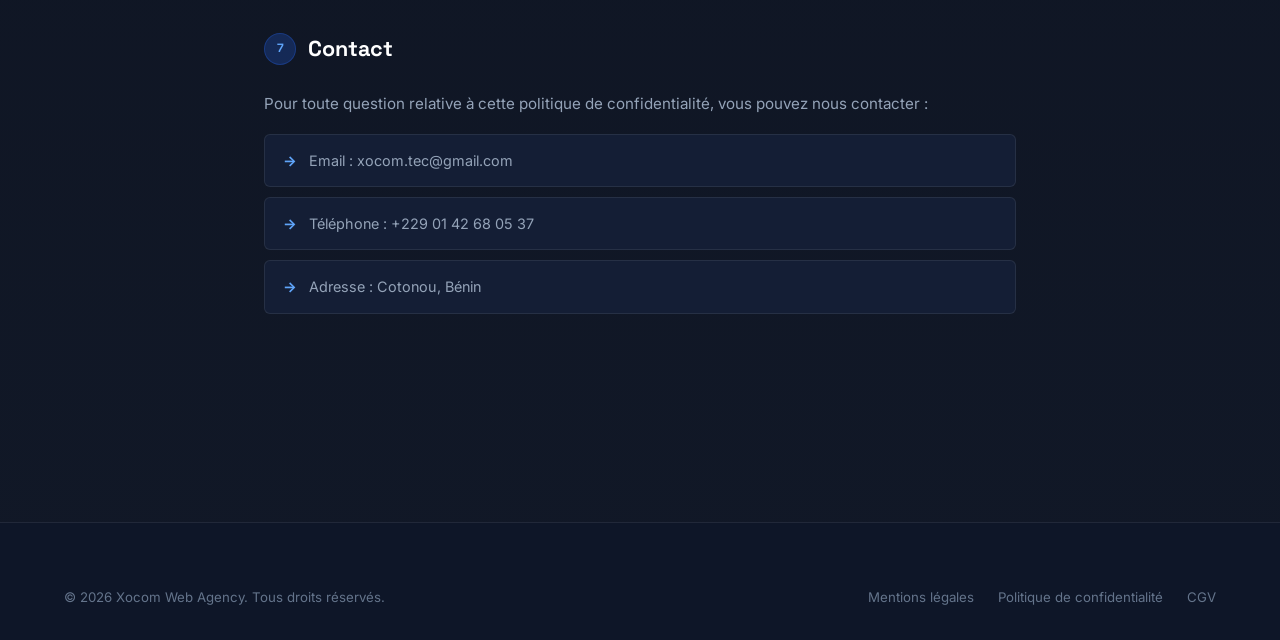
<file: politique-confidentialite.html>
<!DOCTYPE html>
<html lang="fr">
<head>
  <meta charset="UTF-8" />
  <meta name="viewport" content="width=device-width, initial-scale=1.0" />
  <meta name="description" content="Politique de confidentialité de Xocom Web Agency — Protection de vos données personnelles." />
  <title>Politique de Confidentialité — Xocom Web Agency</title>
  <link rel="preconnect" href="https://fonts.googleapis.com" />
  <link rel="preconnect" href="https://fonts.gstatic.com" crossorigin />
  <link href="https://fonts.googleapis.com/css2?family=Space+Grotesk:wght@300;400;500;600;700&family=Inter:wght@300;400;500;600&display=swap" rel="stylesheet" />
  <link rel="stylesheet" href="style.css" />
  <link rel="icon" type="image/jpeg" href="./xocom_icon-removebg-preview.png">
  <style>
    .legal-hero {
      padding: 160px 0 80px;
      background: linear-gradient(135deg, var(--surface) 0%, var(--ink) 100%);
      border-bottom: 1px solid var(--border);
      position: relative;
      overflow: hidden;
    }
    .legal-hero::before {
      content: '';
      position: absolute;
      top: -100px; right: -100px;
      width: 400px; height: 400px;
      border-radius: 50%;
      background: radial-gradient(circle, rgba(37,99,235,0.08) 0%, transparent 70%);
    }
    .legal-hero .eyebrow { margin-bottom: 16px; display: block; }
    .legal-hero h1 { margin-bottom: 16px; }
    .legal-hero .date { font-size: 0.85rem; color: var(--muted); margin-top: 12px; }
    .legal-content { max-width: 800px; margin: 0 auto; padding: 80px 24px; }
    .legal-section { margin-bottom: 56px; padding-bottom: 56px; border-bottom: 1px solid var(--border); }
    .legal-section:last-child { border-bottom: none; }
    .legal-section h2 {
      font-family: var(--ff-display);
      font-size: 1.35rem;
      font-weight: 700;
      margin-bottom: 24px;
      color: var(--white);
      display: flex;
      align-items: center;
      gap: 12px;
    }
    .legal-section h2 .num {
      width: 32px; height: 32px;
      border-radius: 50%;
      background: var(--blue-glow);
      border: 1px solid rgba(37,99,235,0.3);
      display: flex; align-items: center; justify-content: center;
      font-size: 0.75rem; font-weight: 700;
      color: var(--blue-light);
      flex-shrink: 0;
    }
    .legal-section p { font-size: 0.95rem; color: var(--text-sub); line-height: 1.85; margin-bottom: 16px; }
    .legal-section p:last-child { margin-bottom: 0; }
    .data-list { display: flex; flex-direction: column; gap: 10px; margin: 16px 0; }
    .data-item {
      display: flex;
      align-items: flex-start;
      gap: 12px;
      padding: 14px 18px;
      background: var(--surface-2);
      border: 1px solid var(--border);
      border-radius: var(--radius-sm);
      font-size: 0.9rem;
      color: var(--text-sub);
    }
    .data-item::before {
      content: '→';
      color: var(--blue-light);
      font-weight: 700;
      flex-shrink: 0;
    }
    .highlight-box {
      background: rgba(37,99,235,0.06);
      border: 1px solid rgba(37,99,235,0.2);
      border-radius: var(--radius-md);
      padding: 24px;
      margin: 20px 0;
    }
    .highlight-box p { margin-bottom: 0; }
    .back-link {
      display: inline-flex;
      align-items: center;
      gap: 8px;
      color: var(--blue-light);
      font-size: 0.9rem;
      font-weight: 500;
      font-family: var(--ff-display);
      transition: gap 0.3s ease;
      margin-bottom: 48px;
    }
    .back-link:hover { gap: 12px; }
    [data-theme="light"] .legal-hero {
      background: linear-gradient(135deg, #EEF2FF 0%, #F8FAFF 100%);
    }
    [data-theme="light"] .data-item { background: #F1F5FF; }
    [data-theme="light"] .legal-section h2 { color: #0F172A; }
  </style>
</head>
<body>
  <!-- NAV -->
  <nav class="nav scrolled" id="navbar">
    <div class="nav-inner">
      <a href="index.html" class="nav-logo">
        <img src="./WhatsApp_Image_2026-07-23_at_20.33.42-removebg-preview.png" class="logo" alt="logo Xocom Agency">
      </a>
      <ul class="nav-links">
        <li><a href="index.html#apropos">À propos</a></li>
        <li><a href="index.html#services">Services</a></li>
        <li><a href="index.html#realisations">Réalisations</a></li>
        <li><a href="index.html#contact">Contact</a></li>
      </ul>
      <div class="nav-cta">
        <button class="theme-toggle" id="themeToggle" title="Changer de thème">
          <svg class="icon-moon" width="18" height="18" viewBox="0 0 24 24" fill="none" stroke="currentColor" stroke-width="2"><path d="M21 12.79A9 9 0 1 1 11.21 3 7 7 0 0 0 21 12.79z"/></svg>
          <svg class="icon-sun" width="18" height="18" viewBox="0 0 24 24" fill="none" stroke="currentColor" stroke-width="2"><circle cx="12" cy="12" r="5"/><path d="M12 1v2M12 21v2M4.22 4.22l1.42 1.42M18.36 18.36l1.42 1.42M1 12h2M21 12h2M4.22 19.78l1.42-1.42M18.36 5.64l1.42-1.42"/></svg>
        </button>
        <a href="index.html#contact" class="btn btn-primary" style="padding:10px 20px;font-size:0.85rem;">
          Devis gratuit
          <svg width="14" height="14" viewBox="0 0 24 24" fill="none" stroke="currentColor" stroke-width="2.5"><path d="M5 12h14M12 5l7 7-7 7"/></svg>
        </a>
      </div>
      <div class="hamburger" id="hamburger" onclick="toggleMenu()">
        <span></span><span></span><span></span>
      </div>
    </div>
  </nav>

  <div class="mobile-menu" id="mobileMenu">
    <button class="mobile-close" onclick="toggleMenu()">✕</button>
    <a href="index.html#apropos" onclick="toggleMenu()">À propos</a>
    <a href="index.html#services" onclick="toggleMenu()">Services</a>
    <a href="index.html#realisations" onclick="toggleMenu()">Réalisations</a>
    <a href="index.html#contact" onclick="toggleMenu()">Contact</a>
    <a href="index.html#contact" onclick="toggleMenu()" class="btn btn-primary" style="margin-top:16px;">Demander un devis</a>
  </div>

  <!-- HERO -->
  <div class="legal-hero">
    <div class="container">
      <span class="eyebrow">Confidentialité</span>
      <h1 class="display-lg">Politique de Confidentialité</h1>
      <p class="body-md">Comment nous collectons, utilisons et protégeons vos données personnelles.</p>
      <p class="date">Dernière mise à jour : Juillet 2026</p>
    </div>
  </div>

  <!-- CONTENT -->
  <div class="legal-content">
    <a href="index.html" class="back-link">
      <svg width="16" height="16" viewBox="0 0 24 24" fill="none" stroke="currentColor" stroke-width="2"><path d="M19 12H5M12 5l-7 7 7 7"/></svg>
      Retour au site
    </a>

    <div class="legal-section">
      <h2><span class="num">1</span> Introduction</h2>
      <p>Xocom Web Agency accorde une grande importance à la protection de vos données personnelles. Cette politique de confidentialité vous informe sur la manière dont nous collectons, utilisons et protégeons les informations que vous nous transmettez via notre site web.</p>
      <div class="highlight-box">
        <p>Nous nous engageons à ne jamais vendre, louer ou partager vos données personnelles avec des tiers à des fins commerciales.</p>
      </div>
    </div>

    <div class="legal-section">
      <h2><span class="num">2</span> Données collectées</h2>
      <p>Nous collectons uniquement les données que vous nous fournissez volontairement via notre formulaire de contact :</p>
      <div class="data-list">
        <div class="data-item">Nom complet</div>
        <div class="data-item">Adresse email</div>
        <div class="data-item">Numéro de téléphone (optionnel)</div>
        <div class="data-item">Nom de l'entreprise (optionnel)</div>
        <div class="data-item">Type de projet souhaité</div>
        <div class="data-item">Budget estimé</div>
        <div class="data-item">Description du projet</div>
      </div>
    </div>

    <div class="legal-section">
      <h2><span class="num">3</span> Utilisation des données</h2>
      <p>Vos données personnelles sont utilisées exclusivement pour :</p>
      <div class="data-list">
        <div class="data-item">Répondre à vos demandes de devis et questions</div>
        <div class="data-item">Vous contacter dans le cadre de votre projet</div>
        <div class="data-item">Établir des propositions commerciales adaptées</div>
        <div class="data-item">Améliorer la qualité de nos services</div>
      </div>
    </div>

    <div class="legal-section">
      <h2><span class="num">4</span> Conservation des données</h2>
      <p>Vos données personnelles sont conservées pendant une durée maximale de <strong style="color:var(--white)">3 ans</strong> à compter de notre dernier contact commercial.</p>
      <p>Au-delà de cette période, vos données sont supprimées de manière sécurisée de nos systèmes.</p>
    </div>

    <div class="legal-section">
      <h2><span class="num">5</span> Vos droits</h2>
      <p>Conformément à la réglementation en vigueur, vous disposez des droits suivants sur vos données :</p>
      <div class="data-list">
        <div class="data-item">Droit d'accès — consulter vos données personnelles</div>
        <div class="data-item">Droit de rectification — corriger des données inexactes</div>
        <div class="data-item">Droit de suppression — demander l'effacement de vos données</div>
        <div class="data-item">Droit d'opposition — refuser le traitement de vos données</div>
      </div>
      <div class="highlight-box" style="margin-top:20px;">
        <p>Pour exercer ces droits, contactez-nous à : <strong style="color:var(--blue-light)">xocom.tec@gmail.com</strong><br/>Nous répondrons dans un délai maximum de 30 jours.</p>
      </div>
    </div>
    <!--
    <div class="legal-section">
      <h2><span class="num">6</span> Cookies</h2>
      <p>Notre site utilise uniquement des cookies techniques essentiels au bon fonctionnement du site (mémorisation du thème choisi clair/sombre).</p>
      <p>Nous n'utilisons pas de cookies publicitaires ni de cookies de suivi tiers.</p>
    </div>
    -->
    <div class="legal-section">
      <h2><span class="num">6</span> Sécurité</h2>
      <p>Nous mettons en œuvre des mesures techniques et organisationnelles appropriées pour protéger vos données contre tout accès non autorisé, perte ou destruction accidentelle.</p>
    </div>

    <div class="legal-section">
      <h2><span class="num">7</span> Contact</h2>
      <p>Pour toute question relative à cette politique de confidentialité, vous pouvez nous contacter :</p>
      <div class="data-list">
        <div class="data-item">Email : xocom.tec@gmail.com</div>
        <div class="data-item">Téléphone : +229 01 42 68 05 37</div>
        <div class="data-item">Adresse : Cotonou, Bénin</div>
      </div>
    </div>
  </div>

  <!-- FOOTER -->
  <footer class="footer">
    <div class="container">
      <div class="footer-bottom" style="border-top:none;padding-top:0;">
        <p>© 2026 Xocom Web Agency. Tous droits réservés.</p>
        <div class="footer-bottom-links">
          <a href="mentions-legales.html">Mentions légales</a>
          <a href="politique-confidentialite.html">Politique de confidentialité</a>
          <a href="cgv.html">CGV</a>
        </div>
      </div>
    </div>
  </footer>

  <script>
    const html = document.documentElement;
    const themeToggle = document.getElementById('themeToggle');
    const saved = localStorage.getItem('xocom-theme');
    if (saved) html.dataset.theme = saved;
    if (themeToggle) themeToggle.addEventListener('click', () => {
      html.dataset.theme = html.dataset.theme === 'light' ? '' : 'light';
      localStorage.setItem('xocom-theme', html.dataset.theme);
    });
    function toggleMenu() {
      const m = document.getElementById('mobileMenu');
      m.classList.toggle('open');
      document.body.style.overflow = m.classList.contains('open') ? 'hidden' : '';
    }
  </script>
</body>
</html>
</file>
<file: style.css>
/* =============================================
   DESIGN TOKENS — DARK MODE (défaut)
============================================= */

:root {
  --ink:        #070D1A;
  --surface:    #0E1628;
  --surface1:   #152958;
  --surface-2:  #141E35;
  --border:     rgba(255,255,255,0.08);
  --blue-core:  #2563EB;
  --blue-light: #60A5FA;
  --blue-glow:  rgba(37,99,235,0.25);
  --white:      #FFFFFF;
  --text:       #FFFFFF;
  --muted:      #64748B;
  --text-sub:   #94A3B8;
  --radius-sm:  6px;
  --radius-md:  12px;
  --radius-lg:  20px;
  --transition: 0.35s cubic-bezier(0.4,0,0.2,1);
  --ff-display: 'Space Grotesk', sans-serif;
  --ff-body:    'Inter', sans-serif;
  --shadow-card: 0 4px 24px rgba(0,0,0,0.3);
}

/* =============================================
   LIGHT MODE — variables remplacées
============================================= */
[data-theme="light"] {
  --ink:        #F0F4FF;
  --surface:    #FFFFFF;
  --surface-2:  #EEF2FB;
  --border:     rgba(0,0,0,0.1);
  --blue-core:  #2563EB;
  --blue-light: #1D4ED8;
  --blue-glow:  rgba(37,99,235,0.1);
  --white:      #0F172A;
  --text:       #0F172A;
  --muted:      #64748B;
  --text-sub:   #475569;
  --shadow-card: 0 4px 24px rgba(0,0,0,0.08);
}

[data-theme="light"] body {
  background: linear-gradient(180deg, #EEF2FF, #F8FAFF);
  color: #0F172A;
}

[data-theme="light"] .hero-gradient {
  background: radial-gradient(ellipse 80% 60% at 50% 40%, rgba(37,99,235,0.08) 0%, transparent 70%);
}

[data-theme="light"] #particle-canvas { opacity: 0.4; }

[data-theme="light"] .nav.scrolled {
  background: rgba(240,244,255,0.92);
}

[data-theme="light"] .mobile-menu {
  background: #F0F4FF;
}

[data-theme="light"] .mobile-menu a {
  color: #475569;
}

[data-theme="light"] .about-code-card {
  background: #1E293B;
  color: #7dd3fc;
}

[data-theme="light"] .why-item {
  background: #FFFFFF;
}

[data-theme="light"] .why-stat {
  background: #FFFFFF;
}

[data-theme="light"] .testi-card {
  background: #FFFFFF;
}

[data-theme="light"] .faq { background: #EEF2FB; }

[data-theme="light"] .faq-q {
  color: #0F172A;
}

[data-theme="light"] .footer {
  background: #FFFFFF;
}

[data-theme="light"] .process {
  background: #EEF2FB;
}

[data-theme="light"] .about {
  background: #F8FAFF;
}

[data-theme="light"] .why-us {
  background: #F8FAFF;
}

[data-theme="light"] .service-card {
  background: #FFFFFF;
}

[data-theme="light"] .service-card:hover {
  background: #F1F5FF;
}

[data-theme="light"] .process-dot {
  background: #FFFFFF;
}

[data-theme="light"] .contact-form {
  background: #FFFFFF;
}

[data-theme="light"] .contact-channel {
  background: #FFFFFF;
}

[data-theme="light"] .portfolio-card {
  background: #FFFFFF;
}

[data-theme="light"] .logos-band {
  background: #F0F4FF;
}

[data-theme="light"] .form-group input,
[data-theme="light"] .form-group textarea,
[data-theme="light"] .form-group select {
  background: #F8FAFF;
  color: #0F172A;
  border-color: rgba(0,0,0,0.12);
}

[data-theme="light"] .form-group select option {
  background: #F8FAFF;
  color: #0F172A;
}

[data-theme="light"] .hero-stats {
  border-top-color: rgba(0,0,0,0.1);
}

[data-theme="light"] .hero-stat-num {
  color: #0F172A;
}

/* =============================================
   TOGGLE BOUTON THÈME
============================================= */
.theme-toggle {
  display: flex;
  align-items: center;
  justify-content: center;
  width: 36px;
  height: 36px;
  border-radius: 50%;
  border: 1px solid var(--border);
  background: transparent;
  color: var(--text-sub);
  cursor: pointer;
  transition: var(--transition);
  flex-shrink: 0;
}
.theme-toggle:hover {
  border-color: var(--blue-core);
  color: var(--blue-light);
  background: var(--blue-glow);
}
.theme-toggle .icon-sun  { display: none; }
.theme-toggle .icon-moon { display: block; }
[data-theme="light"] .theme-toggle .icon-sun  { display: block; }
[data-theme="light"] .theme-toggle .icon-moon { display: none; }

/* =============================================
   RESET & BASE
============================================= */
*, *::before, *::after { box-sizing: border-box; margin: 0; padding: 0; }
html { scroll-behavior: smooth; font-size: 16px; }
body {
  background: linear-gradient(180deg, #0A0E1A, #111827);
  color: var(--white);
  font-family: var(--ff-body);
  line-height: 1.6;
  -webkit-font-smoothing: antialiased;
  transition: background 0.4s ease, color 0.4s ease;
  overflow-x: hidden;
  max-width: 100%;
}
img { max-width: 100%; display: block; }
a { text-decoration: none; color: inherit; }
ul { list-style: none; }
button { cursor: pointer; border: none; background: none; font-family: inherit; }

/* ---- LOGO IMAGE ---- */
.logo {
  height: 56px;       /* hauteur fixe en px, stable sur tous les écrans */
  width: auto;        /* largeur auto → pas d'étirement */
  object-fit: contain;
  display: block;
}

/* =============================================
   TYPOGRAPHY SCALE
============================================= */
.display-xl {
  font-family: var(--ff-display);
  font-size: clamp(2.8rem, 6vw, 5.5rem);
  font-weight: 700;
  line-height: 1.08;
  letter-spacing: -0.03em;
}
.display-lg {
  font-family: var(--ff-display);
  font-size: clamp(2rem, 4vw, 3.5rem);
  font-weight: 700;
  line-height: 1.12;
  letter-spacing: -0.025em;
}
.display-md {
  font-family: var(--ff-display);
  font-size: clamp(1.4rem, 2.5vw, 2rem);
  font-weight: 600;
  line-height: 1.2;
  letter-spacing: -0.02em;
}
.eyebrow {
  font-family: var(--ff-display);
  font-size: 0.75rem;
  font-weight: 600;
  letter-spacing: 0.14em;
  text-transform: uppercase;
  color: var(--blue-light);
}
.body-lg { font-size: 1.125rem; line-height: 1.75; color: var(--text-sub); }
.body-md { font-size: 1rem; line-height: 1.65; color: var(--text-sub); }

/* =============================================
   UTILITIES
============================================= */
.container { max-width: 1200px; margin: 0 auto; padding: 0 24px; }
.section { padding: 120px 0; }
.section-sm { padding: 80px 0; }
.text-gradient {
  background: linear-gradient(135deg, var(--blue-core) 0%, var(--blue-light) 100%);
  -webkit-background-clip: text;
  -webkit-text-fill-color: transparent;
  background-clip: text;
}
[data-theme="light"] .text-gradient {
  background: linear-gradient(135deg, #1D4ED8 0%, #2563EB 100%);
  -webkit-background-clip: text;
  -webkit-text-fill-color: transparent;
  background-clip: text;
}
.blue { color: var(--blue-light); }
.reveal {
  opacity: 0;
  transform: translateY(36px);
  transition: opacity 0.7s ease, transform 0.7s ease;
}
.reveal.visible { opacity: 1; transform: none; }
.reveal-left { opacity: 0; transform: translateX(-40px); transition: opacity 0.7s ease, transform 0.7s ease; }
.reveal-left.visible { opacity: 1; transform: none; }
.reveal-right { opacity: 0; transform: translateX(40px); transition: opacity 0.7s ease, transform 0.7s ease; }
.reveal-right.visible { opacity: 1; transform: none; }
.delay-1 { transition-delay: 0.1s; }
.delay-2 { transition-delay: 0.2s; }
.delay-3 { transition-delay: 0.3s; }
.delay-4 { transition-delay: 0.4s; }
.delay-5 { transition-delay: 0.5s; }
.grid-2 { display: grid; grid-template-columns: repeat(2, 1fr); gap: 32px; }
.grid-3 { display: grid; grid-template-columns: repeat(3, 1fr); gap: 28px; }
.grid-4 { display: grid; grid-template-columns: repeat(4, 1fr); gap: 24px; }

/* =============================================
   BUTTONS
============================================= */
.btn {
  display: inline-flex;
  align-items: center;
  gap: 10px;
  padding: 14px 28px;
  border-radius: var(--radius-sm);
  font-family: var(--ff-display);
  font-size: 0.95rem;
  font-weight: 600;
  letter-spacing: 0.01em;
  transition: var(--transition);
  white-space: nowrap;
}
.btn-primary {
  background: var(--blue-core);
  color: #FFFFFF;
}
.btn-primary:hover {
  background: #1D4ED8;
  transform: translateY(-2px);
}
.btn-ghost {
  background: transparent;
  color: var(--white);
  border: 1px solid var(--border);
}
.btn-ghost:hover {
  border-color: rgba(255,255,255,0.3);
  background: rgba(255,255,255,0.05);
  transform: translateY(-2px);
}
[data-theme="light"] .btn-ghost {
  color: #0F172A;
  border-color: rgba(0,0,0,0.15);
}
[data-theme="light"] .btn-ghost:hover {
  background: rgba(0,0,0,0.04);
  border-color: rgba(0,0,0,0.25);
}
.btn svg { flex-shrink: 0; }

/* =============================================
   NAVIGATION
============================================= */
.nav {
  position: fixed;
  top: 0; left: 0; right: 0;
  z-index: 1000;
  padding: 16px 0;
  transition: var(--transition);
  border-bottom: 1px solid var(--border);
}
.nav.scrolled {
  background: rgba(7,13,26,0.92);
  backdrop-filter: blur(20px);
  -webkit-backdrop-filter: blur(20px);
  border-bottom: 1px solid var(--border);
  padding: 12px 0;
}
.nav-inner {
  max-width: 1200px;
  width: 100%;                  /* ← prend toute la largeur dispo */
  margin: 0 auto;
  padding: 0 24px;
  display: flex;
  align-items: center;
  justify-content: space-between;
  box-sizing: border-box;       /* ← le padding est inclus dans la largeur */
  gap: 24px;
}
.nav-logo {
  font-family: var(--ff-display);
  font-size: 1.5rem;
  font-weight: 700;
  letter-spacing: -0.02em;
  display: flex;
  align-items: center;
  gap: 10px;
  flex-shrink: 0;               /* ← le logo ne rétrécit jamais */
  text-decoration: none;
}
.nav-logo .logo-mark {
  width: 34px; height: 34px;
  min-width: 34px;              /* ← taille garantie */
  background: var(--blue-core);
  border-radius: 8px;
  display: flex; align-items: center; justify-content: center;
  font-size: 0.85rem; font-weight: 700;
  color: #FFF;
}
.nav-links {
  display: flex;
  align-items: center;
  gap: 36px;
  flex: 1;                      /* ← occupe l'espace central */
  justify-content: center;
}
.nav-links a {
  font-size: 0.9rem;
  font-weight: 500;
  color: var(--text-sub);
  transition: color var(--transition);
  position: relative;
  white-space: nowrap;
}
.nav-links a::after {
  content: '';
  position: absolute;
  bottom: -4px; left: 0;
  width: 0; height: 1.5px;
  background: var(--blue-light);
  transition: width var(--transition);
}
.nav-links a:hover { color: var(--white); }
.nav-links a:hover::after { width: 100%; }
.nav-cta {
  display: flex;
  align-items: center;
  gap: 10px;
  flex-shrink: 0;               /* ← la zone CTA ne rétrécit jamais */
}
.hamburger {
  display: none;                /* caché par défaut sur desktop */
  flex-direction: column;
  gap: 5px;
  cursor: pointer;
  padding: 6px;
  flex-shrink: 0;               /* ← le hamburger ne rétrécit jamais */
}
.hamburger span {
  display: block;
  width: 22px; height: 2px;
  background: var(--white);
  border-radius: 2px;
  transition: var(--transition);
}
[data-theme="light"] .hamburger span { background: #0F172A; }

/* Mobile menu */
.mobile-menu {
  display: none;
  position: fixed;
  top: 0; left: 0; right: 0; bottom: 0;
  background: var(--ink);
  z-index: 999;
  flex-direction: column;
  justify-content: center;
  align-items: center;
  gap: 32px;
}
.mobile-menu.open { display: flex; }
.mobile-menu a {
  font-family: var(--ff-display);
  font-size: 1.5rem;
  font-weight: 600;
  color: var(--text-sub);
  transition: color var(--transition);
}
.mobile-menu a:hover { color: var(--white); }
.mobile-close {
  position: absolute;
  top: 24px; right: 24px;
  font-size: 1.5rem;
  color: var(--white);
  cursor: pointer;
  background: none;
  border: none;
  font-family: inherit;
}
[data-theme="light"] .mobile-close { color: #0F172A; }

/* =============================================
   HERO
============================================= */
.hero {
  margin: 0;
}
.slide{
  position: relative;
  min-height: 100vh;
  display: flex;
  align-items: center;
  overflow: hidden;
}
#particle-canvas {
  position: absolute;
  inset: 0;
  width: 100%; height: 100%;
  transition: opacity 0.4s ease;
}
.hero-gradient {
  position: absolute;
  inset: 0;
  background: radial-gradient(ellipse 80% 60% at 50% 40%, rgba(37,99,235,0.12) 0%, transparent 70%);
  pointer-events: none;
}
.hero-inner {
  position: relative;
  z-index: 2;
  max-width: 1200px;
  margin: 0 auto;
  padding: 0 24px;
  padding-top: 120px;
}
.hero-badge {
  display: inline-flex;
  align-items: center;
  gap: 8px;
  padding: 7px 14px;
  border: 1px solid rgba(126, 163, 209, 0.3);
  border-radius: 0 15px 0 20px;
  background: rgba(37,99,235,0.08);
  margin-bottom: 28px;
  font-size: 0.8rem;
  font-weight: 500;
  color: var(--blue-light);
  letter-spacing: 0.03em;
}
.hero-badge .dot {
  width: 6px; height: 6px;
  border-radius: 50%;
  background: var(--blue-light);
  animation: pulse 2s infinite;
}
@keyframes pulse {
  0%, 100% { opacity: 1; transform: scale(1); }
  50% { opacity: 0.5; transform: scale(0.85); }
}
.hero-title {
  max-width: 820px;
  margin-bottom: 28px;
}
.hero-subtitle {
  max-width: 560px;
  margin-bottom: 44px;
  font-size: 1.15rem;
  line-height: 1.75;
  color: var(--text-sub);
}
.hero-actions { display: flex; align-items: center; gap: 16px; flex-wrap: wrap; }
.hero-stats {
  display: flex;
  gap: 48px;
  margin-top: 72px;
  padding-top: 48px;
  border-top: 1px solid var(--border);
}
.hero-stat-num {
  font-family: var(--ff-display);
  font-size: 2.25rem;
  font-weight: 700;
  color: var(--white);
  line-height: 1;
  margin-bottom: 4px;
}
.hero-stat-label { font-size: 0.85rem; color: var(--muted); }
.hero-scroll {
  position: absolute;
  bottom: 40px; left: 50%;
  transform: translateX(-50%);
  display: flex;
  flex-direction: column;
  align-items: center;
  gap: 8px;
  color: var(--muted);
  font-size: 0.75rem;
  letter-spacing: 0.08em;
  z-index: 2;
}
.hero-scroll .scroll-line {
  width: 1px; height: 48px;
  background: linear-gradient(to bottom, var(--muted), transparent);
  animation: scrollDown 1.8s ease-in-out infinite;
}
@keyframes scrollDown {
  0%   { transform: scaleY(0); transform-origin: top; opacity: 0; }
  50%  { transform: scaleY(1); transform-origin: top; opacity: 1; }
  100% { transform: scaleY(0); transform-origin: bottom; opacity: 0; }
}

/* =============================================
   SECTION HEADERS
============================================= */
.section-header { margin-bottom: 64px; }
.section-header.centered { text-align: center; }
.section-header .eyebrow { margin-bottom: 14px; display: block; }
.section-header h2 { margin-bottom: 18px; }
.section-header p { max-width: 560px; }
.section-header.centered p { margin: 0 auto; }

/* =============================================
   ABOUT
============================================= */
.about { background: var(--surface); }
.about-grid {
  display: grid;
  grid-template-columns: 1fr 1fr;
  gap: 80px;
  align-items: center;
}
.about-visual {
  position: relative;
  height: 500px;
}
.about-card {
  position: absolute;
  background: var(--surface-2);
  border: 1px solid var(--border);
  border-radius: var(--radius-md);
  padding: 24px;
}
.about-card-main {
  inset: 0;
  display: flex;
  flex-direction: column;
  justify-content: flex-end;
  padding: 32px;
  background: linear-gradient(135deg, var(--surface-2) 0%, #0A1428 100%);
  border-radius: var(--radius-lg);
  overflow: hidden;
}
.about-card-main::before {
  content: '';
  position: absolute;
  top: -60px; right: -60px;
  width: 240px; height: 240px;
  border-radius: 50%;
}
.about-card-main::after {
  content: '';
  position: absolute;
  bottom: -30px; left: -30px;
  width: 160px; height: 160px;
  border-radius: 50%;
}
.about-floating-stat {
  position: absolute;
  top: 24px; right: -24px;
  background: rgba(37,99,235,0.15);
  border: 1px solid rgba(37,99,235,0.4);
  border-radius: var(--radius-md);
  padding: 16px 20px;
  text-align: center;
}
.about-floating-stat .num {
  font-family: var(--ff-display);
  font-size: 1.75rem;
  font-weight: 700;
  color: var(--blue-light);
  line-height: 1;
}
.about-floating-stat .lbl { font-size: 0.75rem; color: var(--muted); margin-top: 4px; }
.about-code-card {
  position: absolute;
  bottom: 70px; right: -32px;
  background: #0D1B2E;
  border: 1px solid var(--border);
  border-radius: var(--radius-md);
  padding: 16px 20px;
  font-family: 'Space Grotesk', monospace;
  font-size: 0.78rem;
  color: var(--blue-light);
  line-height: 1.6;
  max-width: 200px;
}
.about-code-card .line-muted { color: var(--muted); }
.mvv { display: flex; flex-direction: column; gap: 28px; margin-top: 40px; }
.mvv-item { display: flex; gap: 20px; }
.mvv-icon {
  flex-shrink: 0;
  width: 40px; height: 40px;
  border-radius: var(--radius-sm);
  background: var(--blue-glow);
  border: 1px solid rgba(37,99,235,0.3);
  display: flex; align-items: center; justify-content: center;
}
.mvv-icon svg { color: var(--blue-light); }
.mvv-text h4 {
  font-family: var(--ff-display);
  font-size: 0.95rem;
  font-weight: 600;
  margin-bottom: 6px;
}
.mvv-text p { font-size: 0.9rem; color: var(--text-sub); line-height: 1.6; }

/* =============================================
   SERVICES
============================================= */
.services-grid1 {
  padding-top: 10vh;
  display: grid;
  grid-template-columns: repeat(2, 1fr);
  gap: 5vw;
  background: transparent;
  overflow: hidden;
}
.service-card1 {
  margin-top: -8vh;
  background: transparent;
  padding: 10px 15px;
  font-size: 15px;
  border: 1px solid #31487ec7;;
  border-radius: 15px;
  position: relative;
  overflow: hidden;
  transition: background var(--transition);
}
.service-card1 h3 {
  margin-left: 3vw;
  font-family: var(--ff-display);
  font-size: 0.9rem;
  font-weight: 500;
}
.service-card1:hover { background: var(--surface-2); }
.service-card1::before {
  content: '';
  position: absolute;
  top: 0; left: 0; right: 0;
  height: 2px;
  background: linear-gradient(90deg, var(--blue-core), var(--blue-light));
  transform: scaleX(0);
  transform-origin: left;
  transition: transform var(--transition);
}
.service-card1:hover::before { transform: scaleX(1); }


.services-grid {
  margin-top: 8vh;
  display: grid;
  grid-template-columns: repeat(3, 1fr);
  gap: 2px;
  background: var(--border);
  border-radius: var(--radius-lg);
  overflow: hidden;
}
.service-card {
  background: var(--surface);
  padding: 40px 36px;
  position: relative;
  overflow: hidden;
  transition: background var(--transition);
}
.service-card:hover { background: var(--surface-2); }
.service-card::before {
  content: '';
  position: absolute;
  top: 0; left: 0; right: 0;
  height: 2px;
  background: linear-gradient(90deg, var(--blue-core), var(--blue-light));
  transform: scaleX(0);
  transform-origin: left;
  transition: transform var(--transition);
}
.service-card:hover::before { transform: scaleX(1); }
.service-num {
  font-family: var(--ff-display);
  font-size: 0.7rem;
  font-weight: 600;
  color: var(--blue-core);
  letter-spacing: 0.1em;
  margin-bottom: 20px;
  display: block;
}
.service-icon {
  width: 52px; height: 52px;
  border-radius: var(--radius-sm);
  background: var(--blue-glow);
  border: 1px solid rgba(37,99,235,0.25);
  display: flex; align-items: center; justify-content: center;
  margin-bottom: 24px;
  transition: var(--transition);
}
.service-card:hover .service-icon {
  background: rgba(37,99,235,0.25);
  border-color: rgba(37,99,235,0.5);
}
.service-icon svg { color: var(--blue-light); }
.service-card h3 {
  font-family: var(--ff-display);
  font-size: 1.2rem;
  font-weight: 600;
  margin-bottom: 12px;
}
.service-card p { font-size: 0.9rem; color: var(--text-sub); line-height: 1.7; margin-bottom: 24px; }
.service-list { display: flex; flex-direction: column; gap: 8px; }
.service-list li {
  font-size: 0.85rem;
  color: var(--text-sub);
  padding-left: 16px;
  position: relative;
}
.service-list li::before {
  content: '';
  position: absolute;
  left: 0; top: 50%;
  transform: translateY(-50%);
  width: 5px; height: 5px;
  border-radius: 50%;
  background: var(--blue-core);
}
.service-arrow {
  display: inline-flex;
  align-items: center;
  gap: 6px;
  margin-top: 24px;
  font-size: 0.85rem;
  font-weight: 600;
  color: var(--blue-light);
  opacity: 0;
  transform: translateX(-8px);
  transition: var(--transition);
}
.service-card:hover .service-arrow { opacity: 1; transform: none; }

/* =============================================
   WHY US
============================================= */
.why-us { background: var(--surface); }
.why-grid { display: grid; grid-template-columns: 1fr 1fr; gap: 80px; align-items: center; }
.why-items { display: flex; flex-direction: column; gap: 20px; }
.why-item {
  padding: 28px;
  border-radius: var(--radius-md);
  border: 1px solid var(--border);
  background: var(--ink);
  display: flex;
  gap: 20px;
  align-items: flex-start;
  cursor: default;
  transition: var(--transition);
}
.why-item:hover {
  border-color: rgba(37,99,235,0.4);
  background: rgba(37,99,235,0.04);
}
.why-item-icon {
  flex-shrink: 0;
  width: 44px; height: 44px;
  border-radius: var(--radius-sm);
  background: var(--blue-glow);
  border: 1px solid rgba(37,99,235,0.25);
  display: flex; align-items: center; justify-content: center;
}
.why-item h4 {
  font-family: var(--ff-display);
  font-size: 1rem;
  font-weight: 600;
  margin-bottom: 8px;
}
.why-item p { font-size: 0.875rem; color: var(--text-sub); line-height: 1.65; }
.why-stats { display: grid; grid-template-columns: 1fr 1fr; gap: 20px; }
.why-stat {
  background: var(--ink);
  border: 1px solid var(--border);
  border-radius: var(--radius-md);
  padding: 32px 28px;
  position: relative;
  overflow: hidden;
}
.why-stat::before {
  content: '';
  position: absolute;
  bottom: -30px; right: -30px;
  width: 120px; height: 120px;
  border-radius: 50%;
}
.why-stat-num {
  font-family: var(--ff-display);
  font-size: 2.5rem;
  font-weight: 700;
  color: var(--blue-light);
  line-height: 1;
  margin-bottom: 6px;
}
.why-stat-label { font-size: 0.85rem; color: var(--muted); }

/* =============================================
   PORTFOLIO
============================================= */
.portfolio-filters {
  display: flex;
  gap: 8px;
  margin-bottom: 40px;
  flex-wrap: wrap;
}
.filter-btn {
  padding: 8px 20px;
  border-radius: 100px;
  font-size: 0.85rem;
  font-weight: 500;
  border: 1px solid var(--border);
  color: var(--text-sub);
  transition: var(--transition);
}
.filter-btn:hover, .filter-btn.active {
  background: var(--blue-core);
  border-color: var(--blue-core);
  color: #FFFFFF;
}
.portfolio-grid { display: grid; grid-template-columns: repeat(3, 1fr); gap: 24px; }
.portfolio-card {
  border-radius: var(--radius-md);
  overflow: hidden;
  border: 1px solid var(--border);
  background: var(--surface);
  transition: var(--transition);
  cursor: pointer;
}
.portfolio-card:hover {
  transform: translateY(-6px);
  border-color: rgba(37,99,235,0.4);
  box-shadow: 0 20px 48px rgba(0,0,0,0.4);
}
.portfolio-thumb {
  height: 220px;
  position: relative;
  overflow: hidden;
  display: flex;
  align-items: center;
  justify-content: center;
}
.portfolio-overlay {
  position: absolute;
  inset: 0;
  background: rgba(37,99,235,0.85);
  display: flex;
  align-items: center;
  justify-content: center;
  gap: 12px;
  opacity: 0;
  transition: var(--transition);
}
.portfolio-card:hover .portfolio-overlay { opacity: 1; }
.portfolio-overlay .btn { padding: 10px 20px; font-size: 0.85rem; }
.portfolio-info { padding: 24px; }
.portfolio-tag {
  display: inline-block;
  padding: 4px 12px;
  border-radius: 100px;
  font-size: 0.75rem;
  font-weight: 600;
  background: var(--blue-glow);
  color: var(--blue-light);
  border: 1px solid rgba(37,99,235,0.3);
  margin-bottom: 12px;
}
.portfolio-info h3 {
  font-family: var(--ff-display);
  font-size: 1.05rem;
  font-weight: 600;
  margin-bottom: 8px;
}
.portfolio-info p { font-size: 0.85rem; color: var(--text-sub); line-height: 1.6; }
.portfolio-tech { display: flex; gap: 6px; margin-top: 16px; flex-wrap: wrap; }
.tech-pill {
  padding: 3px 10px;
  border-radius: 4px;
  font-size: 0.7rem;
  font-weight: 600;
  background: var(--surface-2);
  color: var(--muted);
  border: 1px solid var(--border);
}

/* Mock screens */
.mock-screen {
  width: 100%; height: 100%;
  display: flex;
  align-items: center;
  justify-content: center;
  font-size: 2rem;
  position: relative;
}
.mock-school  { background: linear-gradient(135deg, #0F2B5B 0%, #1E3A8A 100%); }
.mock-hotel   { background: linear-gradient(135deg, #0C2340 0%, #164E63 100%); }
.mock-stock   { background: linear-gradient(135deg, #0B2A1A 0%, #14532D 100%); }
.mock-scolaire{ background: linear-gradient(135deg, #2D1B5E 0%, #4C1D95 100%); }
.mock-ecom    { background: linear-gradient(135deg, #1A1A2E 0%, #16213E 100%); }
.mock-resto   { background: linear-gradient(135deg, #3B0A0A 0%, #7F1D1D 100%); }
.mock-inner   { position: relative; z-index: 1; text-align: center; }
.mock-icon    { font-size: 3rem; margin-bottom: 8px; }
.mock-label {
  font-family: var(--ff-display);
  font-size: 0.75rem;
  font-weight: 600;
  color: rgba(255,255,255,0.5);
  letter-spacing: 0.1em;
  text-transform: uppercase;
}

/* =============================================
   PROCESS
============================================= */
.process { background: var(--surface); }
.process-steps {
  display: grid;
  grid-template-columns: repeat(6, 1fr);
  gap: 0;
  position: relative;
}
.process-steps::before {
  content: '';
  position: absolute;
  top: 36px; left: calc(100% / 12); right: calc(100% / 12);
  height: 1px;
  background: linear-gradient(90deg, transparent, var(--blue-core), transparent);
}
.process-step {
  display: flex;
  flex-direction: column;
  align-items: center;
  text-align: center;
  padding: 0 16px;
}
.process-dot {
  width: 72px; height: 72px;
  border-radius: 50%;
  border: 1px solid rgba(37,99,235,0.35);
  background: var(--ink);
  display: flex; align-items: center; justify-content: center;
  position: relative;
  z-index: 1;
  margin-bottom: 20px;
  transition: var(--transition);
}
.process-step:hover .process-dot {
  background: var(--blue-glow);
  border-color: var(--blue-core);
}
.process-dot svg { color: var(--blue-light); }
.process-step h4 {
  font-family: var(--ff-display);
  font-size: 0.9rem;
  font-weight: 600;
  margin-bottom: 6px;
}
.process-step p { font-size: 0.78rem; color: var(--muted); line-height: 1.6; }

/* =============================================
   TESTIMONIALS
============================================= */
.testimonials-grid { display: grid; grid-template-columns: repeat(3, 1fr); gap: 24px; }
.testi-card {
  background: var(--surface);
  border: 1px solid var(--border);
  border-radius: var(--radius-md);
  padding: 32px;
  position: relative;
  transition: var(--transition);
}
.testi-card:hover { border-color: rgba(37,99,235,0.3); transform: translateY(-4px); }
.testi-card::before {
  content: '"';
  position: absolute;
  top: 16px; left: 24px;
  font-family: var(--ff-display);
  font-size: 4rem;
  color: var(--blue-core);
  opacity: 0.25;
  line-height: 1;
}
.testi-stars { display: flex; gap: 4px; margin-bottom: 16px; }
.testi-stars span { color: #F59E0B; font-size: 0.85rem; }
.testi-text { font-size: 0.9rem; color: var(--text-sub); line-height: 1.75; margin-bottom: 24px; }
.testi-author { display: flex; align-items: center; gap: 14px; }
.testi-avatar {
  width: 44px; height: 44px;
  border-radius: 50%;
  background: linear-gradient(135deg, var(--blue-core), var(--blue-light));
  display: flex; align-items: center; justify-content: center;
  font-family: var(--ff-display);
  font-weight: 700;
  font-size: 0.9rem;
  color: #FFF;
}
.testi-name { font-weight: 600; font-size: 0.9rem; font-family: var(--ff-display); }
.testi-role { font-size: 0.78rem; color: var(--muted); }

/* =============================================
   FAQ
============================================= */
.faq { background: var(--surface); }
.faq-container { max-width: 720px; margin: 0 auto; }
.faq-item { border-bottom: 1px solid var(--border); }
.faq-q {
  width: 100%;
  padding: 24px 0;
  display: flex;
  align-items: center;
  justify-content: space-between;
  gap: 16px;
  font-family: var(--ff-display);
  font-size: 1rem;
  font-weight: 600;
  color: var(--white);
  text-align: left;
  cursor: pointer;
  transition: color var(--transition);
}
.faq-q:hover { color: var(--blue-light); }
.faq-icon {
  flex-shrink: 0;
  width: 28px; height: 28px;
  border-radius: 50%;
  border: 1px solid var(--border);
  display: flex; align-items: center; justify-content: center;
  transition: var(--transition);
}
.faq-icon svg { transition: transform var(--transition); }
.faq-item.open .faq-icon { background: var(--blue-core); border-color: var(--blue-core); }
.faq-item.open .faq-icon svg { transform: rotate(45deg); }
.faq-a {
  max-height: 0;
  overflow: hidden;
  transition: max-height 0.4s ease, padding 0.4s ease;
}
.faq-a-inner { padding-bottom: 24px; font-size: 0.9rem; color: var(--text-sub); line-height: 1.75; }
.faq-item.open .faq-a { max-height: 200px; }

/* =============================================
   CONTACT
============================================= */
.contact-grid { display: grid; grid-template-columns: 1fr 1fr; gap: 80px; align-items: start; }
.contact-form {
  background: var(--surface);
  border: 1px solid var(--border);
  border-radius: var(--radius-lg);
  padding: 40px;
}
.form-row { display: grid; grid-template-columns: 1fr 1fr; gap: 20px; }
.form-group { display: flex; flex-direction: column; gap: 8px; margin-bottom: 20px; }
.form-group label { font-size: 0.85rem; font-weight: 500; color: var(--text-sub); }
.form-group input, .form-group textarea, .form-group select {
  background: var(--ink);
  border: 1px solid var(--border);
  border-radius: var(--radius-sm);
  padding: 12px 16px;
  color: var(--white);
  font-family: var(--ff-body);
  font-size: 0.9rem;
  transition: border-color var(--transition);
  outline: none;
}
.form-group input:focus, .form-group textarea:focus, .form-group select:focus {
  border-color: var(--blue-core);
  box-shadow: 0 0 0 3px rgba(37,99,235,0.12);
}
.form-group textarea { min-height: 120px; resize: vertical; }
.form-group select option { background: var(--ink); }
.contact-info { display: flex; flex-direction: column; gap: 32px; }
.contact-info-text h2 { margin-bottom: 16px; }
.contact-channels { display: flex; flex-direction: column; gap: 16px; }
.contact-channel {
  display: flex;
  align-items: center;
  gap: 16px;
  padding: 20px;
  border-radius: var(--radius-md);
  border: 1px solid var(--border);
  background: var(--surface);
  text-decoration: none;
  color: var(--white);
  transition: var(--transition);
}
.contact-channel:hover {
  border-color: rgba(37,99,235,0.4);
  background: rgba(37,99,235,0.06);
  transform: translateX(4px);
}
.contact-channel-icon {
  width: 44px; height: 44px;
  border-radius: var(--radius-sm);
  display: flex; align-items: center; justify-content: center;
  flex-shrink: 0;
}
.channel-whatsapp { background: rgba(37,211,102,0.15); border: 1px solid rgba(37,211,102,0.3); }
.channel-email    { background: rgba(37,99,235,0.15);  border: 1px solid rgba(37,99,235,0.3); }
.channel-phone    { background: rgba(249,115,22,0.15); border: 1px solid rgba(249,115,22,0.3); }
.contact-channel-label { font-size: 0.75rem; color: var(--muted); }
.contact-channel-val { font-family: var(--ff-display); font-weight: 600; font-size: 0.95rem; }
.social-links { display: flex; gap: 12px; }
.social-link {
  width: 40px; height: 40px;
  border-radius: var(--radius-sm);
  border: 1px solid var(--border);
  display: flex; align-items: center; justify-content: center;
  color: var(--text-sub);
  transition: var(--transition);
}
.social-link:hover {
  border-color: rgba(37,99,235,0.4);
  color: var(--blue-light);
  background: rgba(37,99,235,0.08);
}

/* =============================================
   FOOTER
============================================= */
.footer {
  background: var(--surface);
  border-top: 1px solid var(--border);
  padding: 64px 0 32px;
}
.footer-grid {
  display: grid;
  grid-template-columns: 1.8fr 1fr 1fr 1fr;
  gap: 48px;
  margin-bottom: 56px;
}
.footer-brand h3 {
  font-family: var(--ff-display);
  font-size: 1.25rem;
  font-weight: 700;
  margin-bottom: 14px;
  display: flex; align-items: center; gap: 10px;
}
.footer-brand p {
  font-size: 0.875rem;
  color: var(--text-sub);
  line-height: 1.75;
  max-width: 280px;
  margin-bottom: 20px;
}
.footer-col h4 {
  font-family: var(--ff-display);
  font-size: 0.85rem;
  font-weight: 600;
  letter-spacing: 0.05em;
  text-transform: uppercase;
  color: var(--white);
  margin-bottom: 18px;
}
.footer-col ul { display: flex; flex-direction: column; gap: 10px; }
.footer-col ul li a {
  font-size: 0.875rem;
  color: var(--muted);
  transition: color var(--transition);
}
.footer-col ul li a:hover { color: var(--white); }
.footer-bottom {
  border-top: 1px solid var(--border);
  padding-top: 28px;
  display: flex;
  align-items: center;
  justify-content: space-between;
  flex-wrap: wrap;
  gap: 16px;
}
.footer-bottom p { font-size: 0.83rem; color: var(--muted); }
.footer-bottom-links { display: flex; gap: 24px; }
.footer-bottom-links a {
  font-size: 0.83rem;
  color: var(--muted);
  transition: color var(--transition);
}
.footer-bottom-links a:hover { color: var(--white); }

/* =============================================
   TOAST
============================================= */
.toast {
  position: fixed;
  bottom: 32px; right: 32px;
  background: var(--surface-2);
  border: 1px solid rgba(37,99,235,0.4);
  border-radius: var(--radius-md);
  padding: 16px 24px;
  display: flex;
  align-items: center;
  gap: 12px;
  font-size: 0.9rem;
  font-weight: 500;
  z-index: 9999;
  transform: translateY(80px);
  opacity: 0;
  transition: var(--transition);
  box-shadow: 0 16px 40px rgba(0,0,0,0.4);
}
.toast.show { transform: none; opacity: 1; }
.toast-icon { color: #22C55E; font-size: 1.2rem; }

/* =============================================
   BACK TO TOP
============================================= */
.back-top {
  position: fixed;
  bottom: 32px; right: 32px;
  width: 44px; height: 44px;
  border-radius: 50%;
  background: var(--blue-core);
  color: #FFFFFF;
  display: flex; align-items: center; justify-content: center;
  opacity: 0;
  transform: translateY(16px);
  transition: var(--transition);
  z-index: 500;
}
.back-top.visible { opacity: 1; transform: none; }
.back-top:hover { background: #1D4ED8; transform: translateY(-2px); }

/* =============================================
   SCROLLBAR
============================================= */
::-webkit-scrollbar { width: 6px; }
::-webkit-scrollbar-track { background: var(--ink); }
::-webkit-scrollbar-thumb { background: var(--surface-2); border-radius: 4px; }
::-webkit-scrollbar-thumb:hover { background: var(--blue-core); }
::selection { background: rgba(37,99,235,0.3); color: var(--white); }

/* =============================================
   LOGOS BAND
============================================= */
.logos-band {
  border-top: 1px solid var(--border);
  border-bottom: 1px solid var(--border);
  padding: 28px 0;
  overflow: hidden;
}
.logos-track {
  display: flex;
  gap: 64px;
  animation: scrollTech 20s linear infinite;
  width: max-content;
}
@keyframes scrollTech {
  from { transform: translateX(0); }
  to   { transform: translateX(-50%); }
}
.tech-logo {
  font-family: var(--ff-display);
  font-size: 0.85rem;
  font-weight: 600;
  color: var(--muted);
  white-space: nowrap;
  letter-spacing: 0.03em;
  transition: color var(--transition);
}
.tech-logo:hover { color: var(--white); }

/* =============================================
   RESPONSIVE — 1024px
============================================= */
@media (max-width: 1024px) {
  .about-grid, .why-grid, .contact-grid { grid-template-columns: 1fr; gap: 48px; }
  .about-visual { display: none; }
  .services-grid { grid-template-columns: repeat(2, 1fr); }
  .service-card1 {margin-top: 1vh;}
  .portfolio-grid { grid-template-columns: repeat(2, 1fr); }
  .testimonials-grid { grid-template-columns: repeat(2, 1fr); }
  .footer-grid { grid-template-columns: 1fr 1fr; }
  .process-steps { grid-template-columns: repeat(3, 1fr); gap: 32px; }
  .process-steps::before { display: none; }
}

/* =============================================
   RESPONSIVE — 768px  (MOBILE)
============================================= */
@media (max-width: 768px) {
  .section { padding: 80px 0; }

  /* ── NAVBAR MOBILE ── */
  .nav { padding: 12px 0; }
  .nav-inner {
    padding: 0 16px;            /* marges réduites */
    gap: 0;
  }
  .nav-logo {
    font-size: 1rem;
    gap: 6px;
    flex-shrink: 0;
  }
  /* Logo image sur mobile */
  .logo {
    height: 40px;               /* taille fixe mobile */
    width: auto;
  }
  .nav-links { display: none; }   /* liens cachés */
  .nav-cta   { display: none; }   /* bouton devis caché */
  .theme-toggle {
    /* reste visible sur mobile */
    flex-shrink: 0;
  }
  .hamburger {
    display: flex;              /* hamburger visible */
    flex-shrink: 0;             /* ne rétrécit pas */
    margin-left: 12px;          /* espace avec le toggle */
  }
  /* ── FIN NAVBAR MOBILE ── */

  .services-grid { grid-template-columns: 1fr; }
  .services-grid1 {grid-template-columns: 1fr; }
  .portfolio-grid { grid-template-columns: 1fr; }
  .testimonials-grid { grid-template-columns: 1fr; }
  .hero-stats { gap: 28px; flex-wrap: wrap; }
  .form-row { grid-template-columns: 1fr; }
  .footer-grid { grid-template-columns: 1fr; gap: 32px; }
  .process-steps { grid-template-columns: repeat(2, 1fr); }
  .grid-2, .grid-3, .grid-4 { grid-template-columns: 1fr; }
  .why-stats { grid-template-columns: 1fr 1fr; }
  .footer-bottom { flex-direction: column; text-align: center; }
}

/* =============================================
   RESPONSIVE — 480px
============================================= */
@media (max-width: 480px) {
  .hero-actions { flex-direction: column; width: 100%; }
  .btn { width: 100%; justify-content: center; }
  .process-steps { grid-template-columns: 1fr; }
  .why-stats { grid-template-columns: 1fr; }
  .logo { height: 34px; }
}
</file>
